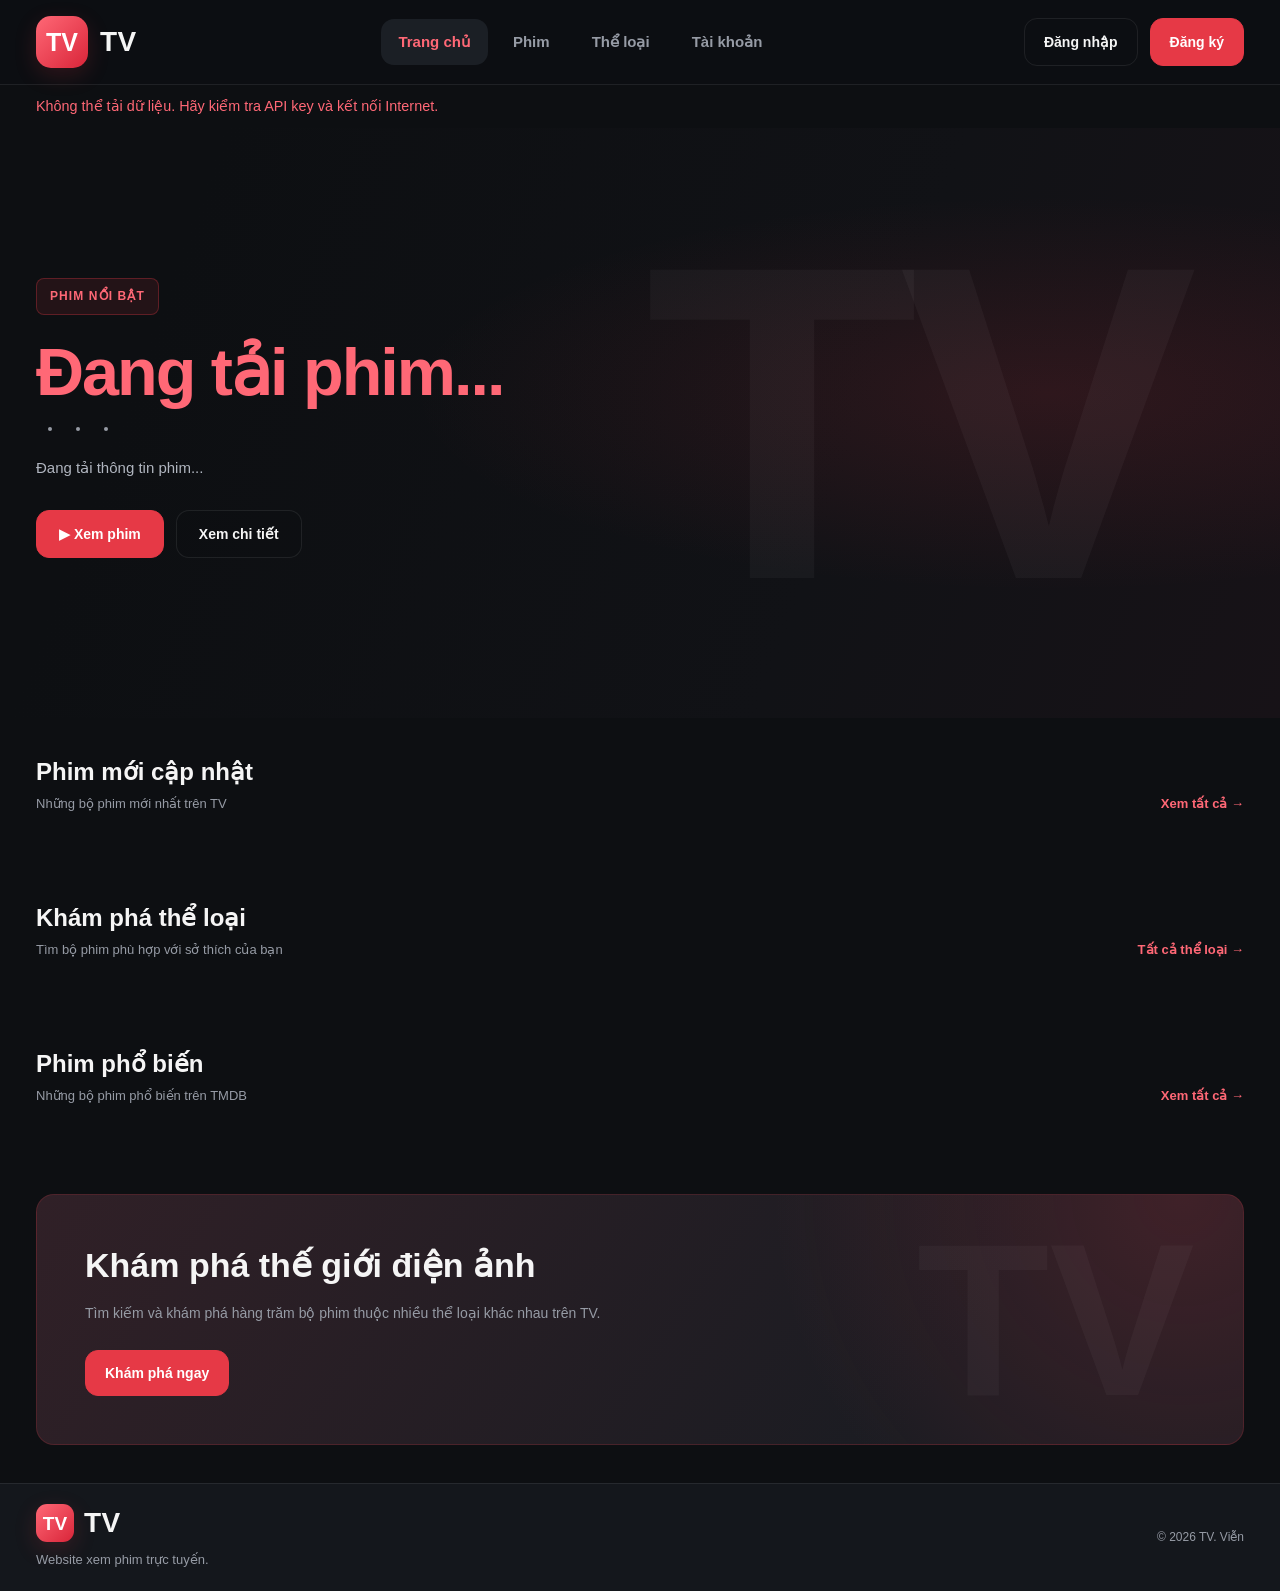
<file: index.html>
<!DOCTYPE html>
<html lang="vi">
<head>
    <meta charset="UTF-8">
    <meta name="viewport" content="width=device-width, initial-scale=1.0">
    <title>TV - Xem phim trực tuyến</title>

    <!-- Bootstrap -->
    <link
        href="https://cdn.jsdelivr.net/npm/bootstrap@5.3.8/dist/css/bootstrap.min.css"
        rel="stylesheet"
        integrity="sha384-sRIl4kxILFvY47J16cr9ZwB07vP4J8+LH7qKnuqkuIAvNWLzeN8tE5YBujZqJLB"
        crossorigin="anonymous"
    >

    <!-- CSS -->
    <link rel="stylesheet" href="css/common.css">
    <link rel="stylesheet" href="css/home.css">
    <link rel="stylesheet" href="css/home-api.css">
</head>
<body>

    <!-- HEADER -->
    <header class="tv-header">
        <div class="tv-container">
            <div class="tv-header-inner">

                <a href="index.html" class="tv-brand">
                    <div class="tv-logo">TV</div>
                    <span class="tv-brand-name">TV</span>
                </a>

                <nav class="tv-nav" aria-label="Điều hướng chính">
                    <a href="index.html" class="tv-nav-link active">Trang chủ</a>
                    <a href="movies.html" class="tv-nav-link">Phim</a>
                    <a href="categories.html" class="tv-nav-link">Thể loại</a>
                    <a href="profile.html" class="tv-nav-link">Tài khoản</a>
                </nav>

                <div class="tv-header-actions">
                    <a href="login.html" class="tv-btn tv-btn-outline">
                        Đăng nhập
                    </a>

                    <a href="register.html" class="tv-btn tv-btn-red">
                        Đăng ký
                    </a>

                    <div class="tv-account-menu">
                        <span class="tv-avatar">V</span>
                        <span>Viễn</span>
                    </div>
                </div>

            </div>
        </div>
    </header>

    <main>
        <!-- Trạng thái API -->
        <p
            id="tv-api-status"
            class="tv-api-status"
            role="status"
            aria-live="polite"
        >
            Đang kết nối TMDB...
        </p>

        <!-- PHIM NỔI BẬT -->
        <section class="tv-home-hero" id="tv-home-hero">
            <div class="tv-container">
                <div class="tv-home-hero-content">

                    <span class="tv-home-label">Phim nổi bật</span>

                    <h1 class="tv-home-title">
                        <span id="tv-featured-title">
                            Đang tải phim...
                        </span>
                    </h1>

                    <div class="tv-home-meta">
                        <span class="tv-home-meta-item" id="tv-featured-meta-1"></span>
                        <span class="tv-home-meta-divider"></span>
                        <span class="tv-home-meta-item" id="tv-featured-meta-2"></span>
                        <span class="tv-home-meta-divider"></span>
                        <span class="tv-home-meta-item" id="tv-featured-meta-3"></span>
                        <span class="tv-home-meta-divider"></span>
                        <span class="tv-home-meta-item" id="tv-featured-meta-4"></span>
                    </div>

                    <p class="tv-home-description" id="tv-featured-description">
                        Đang tải thông tin phim...
                    </p>

                    <div class="tv-home-actions">
                        <a href="watch.html" class="tv-btn tv-btn-red tv-home-watch-btn">
                            ▶ Xem phim
                        </a>

                        <a href="movie-detail.html" class="tv-btn tv-btn-outline tv-home-info-btn">
                            Xem chi tiết
                        </a>
                    </div>

                </div>
            </div>
        </section>

        <!-- PHIM MỚI CẬP NHẬT -->
        <section class="tv-section">
            <div class="tv-container">
                <div class="tv-section-header">
                    <div>
                        <h2 class="tv-section-title">Phim mới cập nhật</h2>
                        <p class="tv-section-description">
                            Những bộ phim mới nhất trên TV
                        </p>
                    </div>

                    <a href="movies.html" class="tv-section-link">
                        Xem tất cả &rarr;
                    </a>
                </div>

                <div
                    class="tv-home-movie-grid"
                    id="tv-new-movies"
                    aria-live="polite"
                ></div>
            </div>
        </section>

        <!-- THỂ LOẠI -->
        <section class="tv-section">
            <div class="tv-container">
                <div class="tv-section-header">
                    <div>
                        <h2 class="tv-section-title">Khám phá thể loại</h2>
                        <p class="tv-section-description">
                            Tìm bộ phim phù hợp với sở thích của bạn
                        </p>
                    </div>

                    <a href="categories.html" class="tv-section-link">
                        Tất cả thể loại &rarr;
                    </a>
                </div>

                <div
                    class="tv-home-category-grid"
                    id="tv-home-categories"
                ></div>
            </div>
        </section>

        <!-- PHIM PHỔ BIẾN -->
        <section class="tv-section">
            <div class="tv-container">
                <div class="tv-section-header">
                    <div>
                        <h2 class="tv-section-title">Phim phổ biến</h2>
                        <p class="tv-section-description">
                            Những bộ phim phổ biến trên TMDB
                        </p>
                    </div>

                    <a href="movies.html" class="tv-section-link">
                        Xem tất cả &rarr;
                    </a>
                </div>

                <div
                    class="tv-home-movie-grid"
                    id="tv-popular-movies"
                    aria-live="polite"
                ></div>
            </div>
        </section>

        <!-- GIỚI THIỆU -->
        <section class="tv-section">
            <div class="tv-container">
                <div class="tv-home-promo">
                    <div class="tv-home-promo-content">
                        <h2 class="tv-home-promo-title">
                            Khám phá thế giới điện ảnh
                        </h2>

                        <p class="tv-home-promo-text">
                            Tìm kiếm và khám phá hàng trăm bộ phim
                            thuộc nhiều thể loại khác nhau trên TV.
                        </p>

                        <a href="movies.html" class="tv-btn tv-btn-red">
                            Khám phá ngay
                        </a>
                    </div>
                </div>
            </div>
        </section>
    </main>

    <!-- FOOTER -->
    <footer class="tv-footer">
        <div class="tv-container">
            <div class="tv-footer-inner">
                <div>
                    <div class="tv-footer-brand">
                        <div class="tv-logo">TV</div>
                        <span class="tv-brand-name">TV</span>
                    </div>

                    <p class="tv-footer-text mt-2 mb-0">
                        Website xem phim trực tuyến.
                    </p>
                </div>

                <p class="tv-footer-copy mb-0">
                    &copy; 2026 TV. Viễn
                </p>
            </div>
        </div>
    </footer>

    <!-- JavaScript -->
    <script src="js/home.js" defer></script>
</body>
</html>
</file>
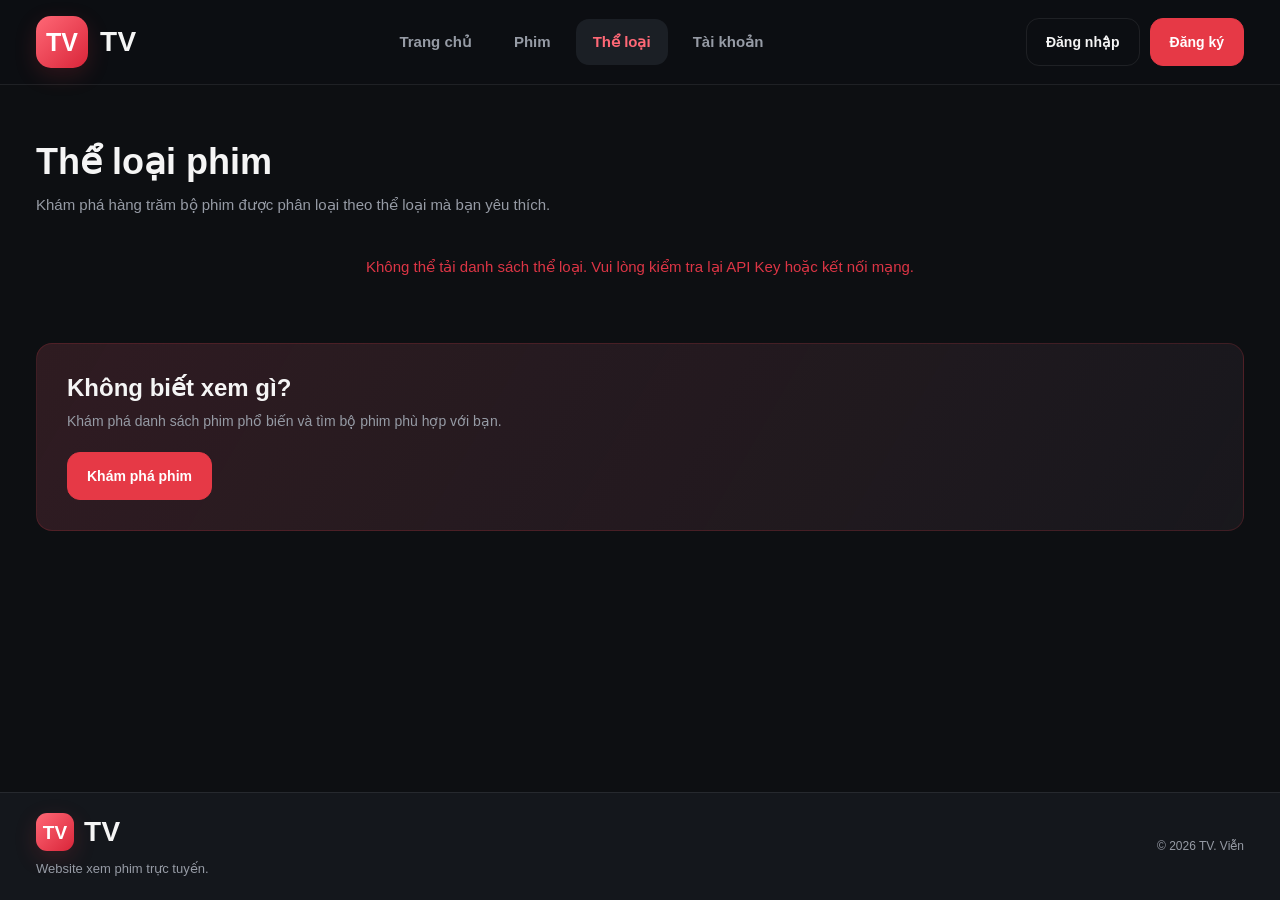
<file: categories.html>
<!DOCTYPE html>
<html lang="vi">

<head>
    <meta charset="UTF-8">
    <meta name="viewport" content="width=device-width, initial-scale=1.0">

    <title>TV - Thể loại phim</title>

    <!-- Bootstrap 5.3.8 -->
    <link 
        href="https://cdn.jsdelivr.net/npm/bootstrap@5.3.8/dist/css/bootstrap.min.css" 
        rel="stylesheet"
        integrity="sha384-sRIl4kxILFvY47J16cr9ZwB07vP4J8+LH7qKnuqkuIAvNWLzeN8tE5YBujZqJLB" 
        crossorigin="anonymous"
    >

    <!-- CSS Dùng chung & Riêng -->
    <link rel="stylesheet" href="css/common.css">
    <link rel="stylesheet" href="css/categories.css">
</head>

<body>

    <!-- HEADER -->
    <header class="tv-header">
        <div class="tv-container">
            <div class="tv-header-inner">
                <a href="index.html" class="tv-brand">
                    <div class="tv-logo">TV</div>
                    <span class="tv-brand-name">TV</span>
                </a>

                <nav class="tv-nav" aria-label="Điều hướng chính">
                    <a href="index.html" class="tv-nav-link">Trang chủ</a>
                    <a href="movies.html" class="tv-nav-link">Phim</a>
                    <a href="categories.html" class="tv-nav-link active" aria-current="page">Thể loại</a>
                    <a href="profile.html" class="tv-nav-link">Tài khoản</a>
                </nav>

                <div class="tv-header-actions">
                    <div class="tv-auth-buttons">
                        <a href="login.html" class="tv-btn tv-btn-outline">Đăng nhập</a>
                        <a href="register.html" class="tv-btn tv-btn-red">Đăng ký</a>
                    </div>

                    <div class="tv-account-menu">
                        <span class="tv-avatar" data-tv-user-initial>V</span>
                        <span class="tv-account-name" data-tv-user-name>Viễn</span>
                    </div>
                </div>
            </div>
        </div>
    </header>

    <!-- MAIN -->
    <main>
        <section class="tv-categories-page">
            <div class="tv-container">

                <!-- Header danh mục -->
                <div class="tv-categories-header">
                    <h1 class="tv-categories-title">Thể loại phim</h1>
                    <p class="tv-categories-description">
                        Khám phá hàng trăm bộ phim được phân loại theo thể loại mà bạn yêu thích.
                    </p>
                </div>

                <!-- Thông báo trạng thái / Lỗi (nếu có) -->
                <div id="categories-message" class="text-center my-3 text-light"></div>

                <!-- Grid thể loại (Dữ liệu TMDB sẽ được JavaScript render vào đây) -->
                <div class="tv-categories-grid" id="categories-grid">
                    <!-- Loading Spinner tạm thời trong lúc chờ API -->
                    <div class="w-100 text-center py-5">
                        <div class="spinner-border text-danger" role="status">
                            <span class="visually-hidden">Đang tải thể loại...</span>
                        </div>
                    </div>
                </div>

                <!-- Khối gợi ý phía dưới -->
                <div class="tv-categories-featured mt-5">
                    <h2 class="tv-categories-featured-title">Không biết xem gì?</h2>
                    <p class="tv-categories-featured-text">
                        Khám phá danh sách phim phổ biến và tìm bộ phim phù hợp với bạn.
                    </p>
                    <a href="movies.html" class="tv-btn tv-btn-red">Khám phá phim</a>
                </div>

            </div>
        </section>
    </main>

    <!-- FOOTER -->
    <footer class="tv-footer">
        <div class="tv-container">
            <div class="tv-footer-inner">
                <div>
                    <a href="index.html" class="tv-footer-brand">
                        <div class="tv-logo">TV</div>
                        <span class="tv-brand-name">TV</span>
                    </a>
                    <p class="tv-footer-text mt-2 mb-0">
                        Website xem phim trực tuyến.
                    </p>
                </div>
                <p class="tv-footer-copy mb-0">
                    © 2026 TV. Viễn
                </p>
            </div>
        </div>
    </footer>

    <!-- JAVASCRIPT -->
    <!-- Script dùng chung (Xử lý Đăng nhập / Đăng xuất / Header) -->
    <script src="js/auth.js"></script>
    
    <!-- Script riêng trang Thể loại (Gọi TMDB API & Render động) -->
    <script src="js/categories.js"></script>

</body>
</html>
</file>
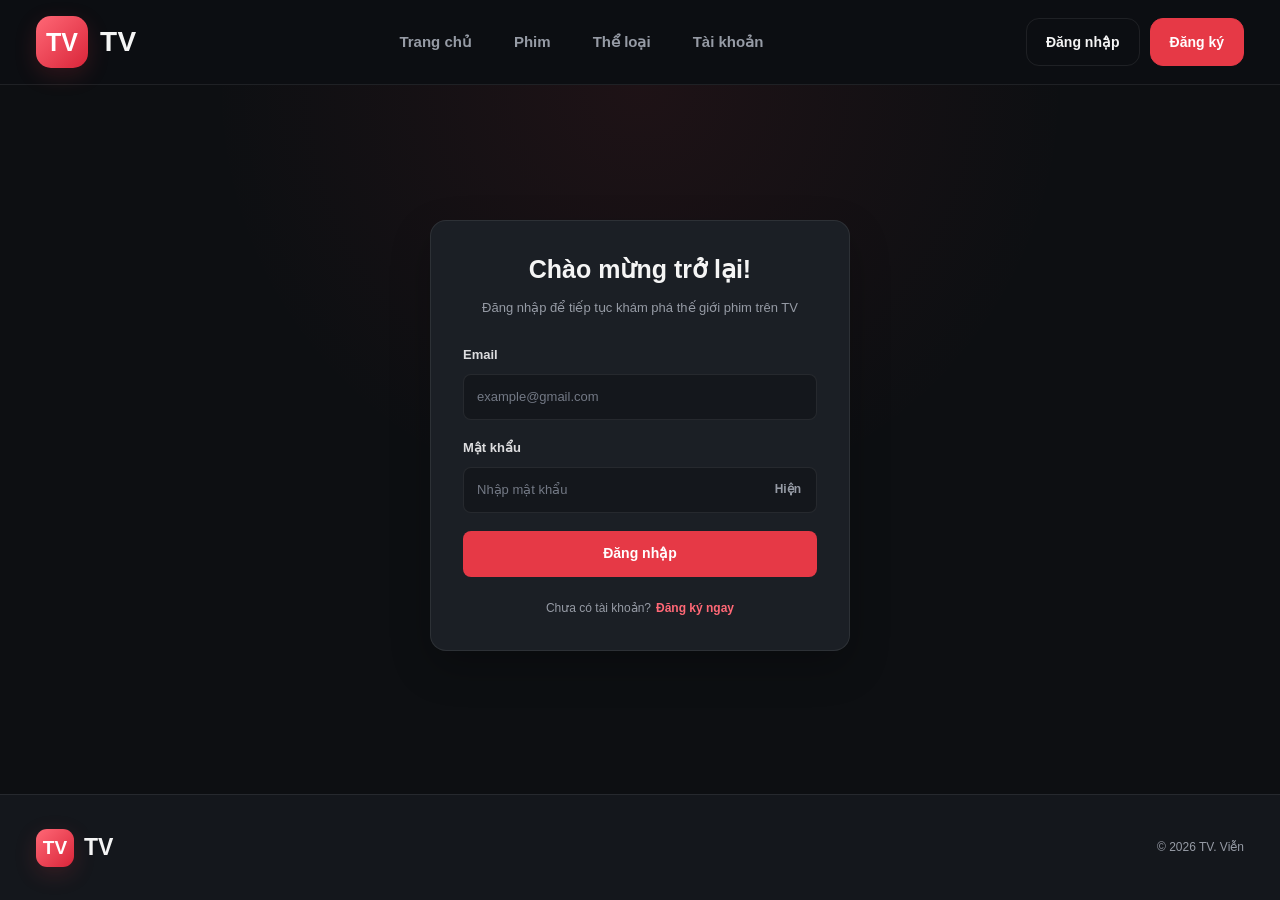
<file: login.html>
<!DOCTYPE html>
<html lang="vi">
<head>
    <meta charset="UTF-8">
    <meta name="viewport" content="width=device-width, initial-scale=1.0">

    <title>Đăng nhập | TV</title>
    <!-- Bootstrap 5.3.8 -->
    <link
        href="https://cdn.jsdelivr.net/npm/bootstrap@5.3.8/dist/css/bootstrap.min.css"
        rel="stylesheet"
        integrity="sha384-sRIl4kxILFvY47J16cr9ZwB07vP4J8+LH7qKnuqkuIAvNWLzeN8tE5YBujZqJLB"
        crossorigin="anonymous"
    >

    <!-- CSS dùng chung -->
    <link rel="stylesheet" href="css/common.css">

    <!-- CSS riêng trang đăng nhập -->
    <link rel="stylesheet" href="css/login.css">
</head>

<body>

    <!-- HEADER -->
    <header class="tv-header">
        <div class="tv-container">
            <div class="tv-header-inner">

                <!-- Logo -->
                <a href="index.html" class="tv-brand">
                    <span class="tv-logo">TV</span>
                    <span class="tv-brand-name">TV</span>
                </a>

                <!-- Menu điều hướng -->
                <nav class="tv-nav" aria-label="Điều hướng chính">
                    <a href="index.html" class="tv-nav-link">
                        Trang chủ
                    </a>

                    <a href="movies.html" class="tv-nav-link">
                        Phim
                    </a>

                    <a href="categories.html" class="tv-nav-link">
                        Thể loại
                    </a>

                    <a href="profile.html" class="tv-nav-link">
                        Tài khoản
                    </a>
                </nav>

                <!-- Khu vực tài khoản -->
                <div class="tv-header-actions">

                    <!-- Hiển thị khi chưa đăng nhập -->
                    <div class="tv-auth-buttons">
                        <a
                            href="login.html"
                            class="tv-btn tv-btn-outline"
                            aria-current="page"
                        >
                            Đăng nhập
                        </a>

                        <a
                            href="register.html"
                            class="tv-btn tv-btn-red"
                        >
                            Đăng ký
                        </a>
                    </div>

                    <!-- Hiển thị khi đã đăng nhập -->
                    <div class="tv-account-menu">
                        <span class="tv-avatar" data-tv-user-initial>V</span>

                        <span class="tv-account-name" data-tv-user-name>
                            Người dùng
                        </span>

                        <a href="profile.html" class="tv-btn tv-btn-outline">
                            Tài khoản
                        </a>

                        <a
                            href="index.html"
                            class="tv-btn tv-btn-outline"
                            data-tv-logout
                        >
                            Đăng xuất
                        </a>
                    </div>

                </div>
            </div>
        </div>
    </header>

    <!-- MAIN -->
    <main class="tv-login-page">
        <div class="tv-login-wrapper">

            <section class="tv-login-card">

                <!-- Tiêu đề -->
                <div class="tv-login-header">
                    <h1 class="tv-login-title">
                        Chào mừng trở lại!
                    </h1>

                    <p class="tv-login-subtitle">
                        Đăng nhập để tiếp tục khám phá thế giới phim trên TV
                    </p>
                </div>

                <!-- Form đăng nhập -->
                <form id="loginForm" novalidate>

                    <!-- Email -->
                    <div class="tv-login-field">
                        <label for="login-email" class="tv-login-label">
                            Email
                        </label>

                        <input
                            type="email"
                            id="login-email"
                            class="tv-login-input"
                            placeholder="example@gmail.com"
                            autocomplete="email"
                        >

                        <div
                            id="login-email-error"
                            class="tv-login-error"
                        ></div>
                    </div>

                    <!-- Mật khẩu -->
                    <div class="tv-login-field">
                        <label for="login-password" class="tv-login-label">
                            Mật khẩu
                        </label>

                        <div class="tv-login-password-wrapper">
                            <input
                                type="password"
                                id="login-password"
                                class="tv-login-input"
                                placeholder="Nhập mật khẩu"
                                autocomplete="current-password"
                            >

                            <button
                                type="button"
                                id="togglePassword"
                                class="tv-login-password-toggle"
                                aria-label="Hiện mật khẩu"
                            >
                                Hiện
                            </button>
                        </div>

                        <div
                            id="login-password-error"
                            class="tv-login-error"
                        ></div>
                    </div>

                    <!-- Thông báo đăng nhập -->
                    <div
                        id="login-success"
                        class="tv-login-success"
                        role="status"
                        aria-live="polite"
                    ></div>

                    <!-- Nút đăng nhập -->
                    <button type="submit" class="tv-login-submit">
                        Đăng nhập
                    </button>

                </form>

                <!-- Liên kết đăng ký -->
                <div class="tv-login-register">
                    <span>Chưa có tài khoản?</span>
                    <a href="register.html">Đăng ký ngay</a>
                </div>

            </section>
        </div>
    </main>

    <!-- FOOTER -->
    <footer class="tv-footer">
        <div class="tv-container">
            <div class="tv-footer-inner">

                <a href="index.html" class="tv-footer-brand">
                    <span class="tv-logo">TV</span>
                    <span>TV</span>
                </a>

                <span class="tv-footer-copy">
                    © 2026 TV. Viễn
                </span>

            </div>
        </div>
    </footer>

    <!-- JavaScript xác thực dùng chung -->
    <script src="js/auth.js"></script>

</body>
</html>
</file>
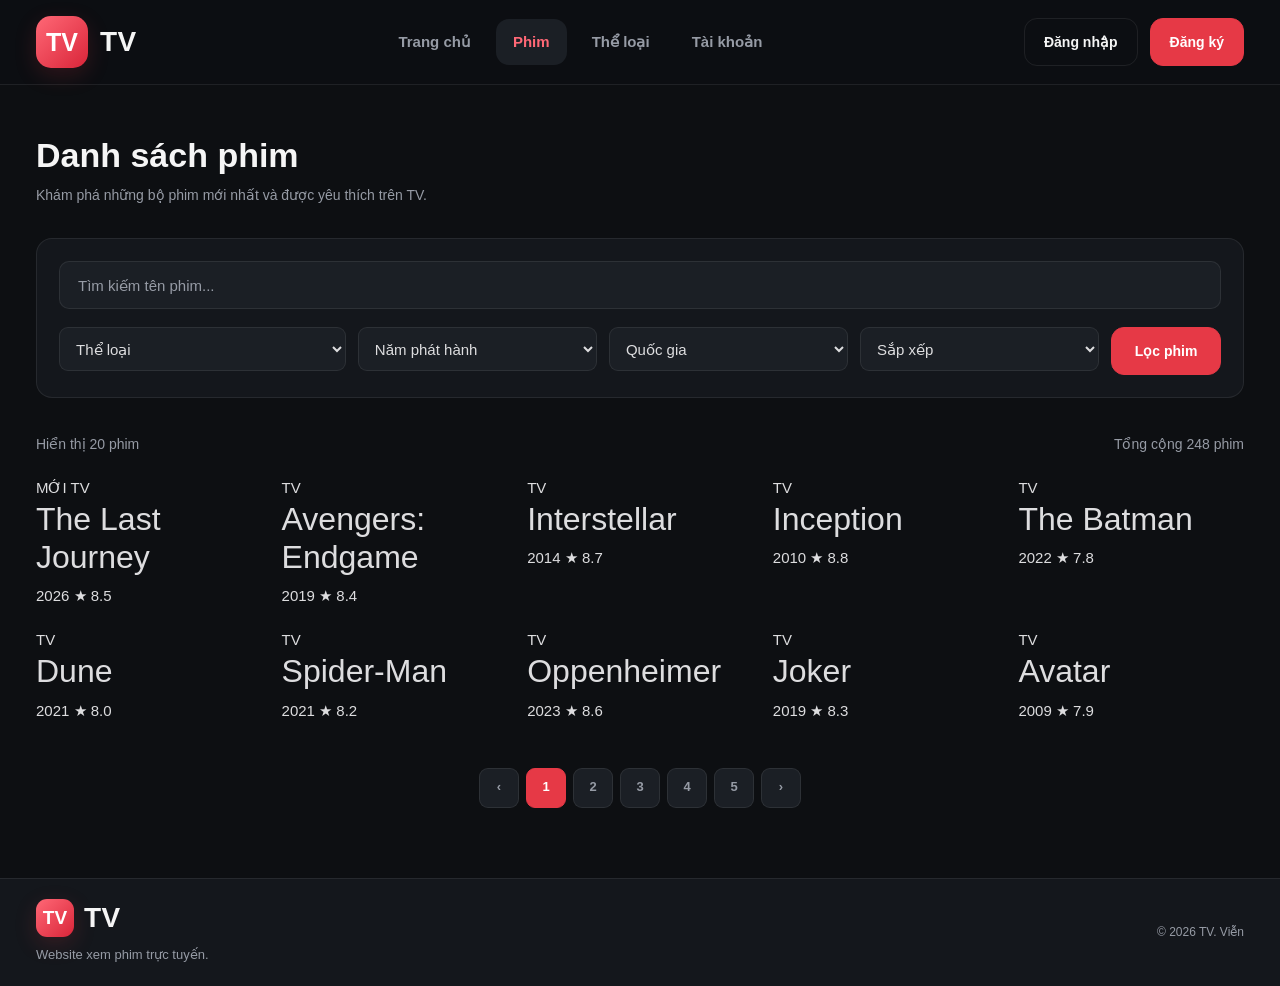
<file: movies.html>
<!DOCTYPE html>
<html lang="vi">

<head>
    <meta charset="UTF-8">
    <meta name="viewport" content="width=device-width, initial-scale=1.0">

    <title>TV - Danh sách phim</title>

    <link
        href="https://cdn.jsdelivr.net/npm/bootstrap@5.3.8/dist/css/bootstrap.min.css"
        rel="stylesheet"
        integrity="sha384-sRIl4kxILFvY47J16cr9ZwB07vP4J8+LH7qKnuqkuIAvNWLzeN8tE5YBujZqJLB"
        crossorigin="anonymous"
    >

    <link rel="stylesheet" href="css/common.css">
    <link rel="stylesheet" href="css/movies.css">
</head>

<body>

<header class="tv-header">

    <div class="tv-container">

        <div class="tv-header-inner">

            <a href="index.html" class="tv-brand">
                <div class="tv-logo">TV</div>
                <span class="tv-brand-name">TV</span>
            </a>

            <nav class="tv-nav">

                <a href="index.html" class="tv-nav-link">
                    Trang chủ
                </a>

                <a href="movies.html" class="tv-nav-link active">
                    Phim
                </a>

                <a href="categories.html" class="tv-nav-link">
                    Thể loại
                </a>

                <a href="profile.html" class="tv-nav-link">
                    Tài khoản
                </a>

            </nav>

            <div class="tv-header-actions">

                <a href="login.html"
                   class="tv-btn tv-btn-outline">
                    Đăng nhập
                </a>

                <a href="register.html"
                   class="tv-btn tv-btn-red">
                    Đăng ký
                </a>

                <div class="tv-account-menu">
                    <span class="tv-avatar">V</span>
                    <span>Viễn</span>
                </div>

            </div>

        </div>

    </div>

</header>


<main>

    <section class="tv-movies-page">

        <div class="tv-container">

            <div class="tv-movies-header">

                <h1 class="tv-movies-title">
                    Danh sách phim
                </h1>

                <p class="tv-movies-description">
                    Khám phá những bộ phim mới nhất và được yêu thích
                    trên TV.
                </p>

            </div>


            <!-- FILTER -->

            <div class="tv-movies-filter">

                <div class="tv-movies-search">

                    <input
                        type="text"
                        placeholder="Tìm kiếm tên phim..."
                    >

                </div>


                <div class="tv-movies-filter-grid">

                    <select class="tv-movies-select">
                        <option selected>Thể loại</option>
                        <option>Hành động</option>
                        <option>Phiêu lưu</option>
                        <option>Hài</option>
                        <option>Kinh dị</option>
                        <option>Tình cảm</option>
                        <option>Khoa học viễn tưởng</option>
                    </select>


                    <select class="tv-movies-select">
                        <option selected>Năm phát hành</option>
                        <option>2026</option>
                        <option>2025</option>
                        <option>2024</option>
                        <option>2023</option>
                        <option>2022</option>
                    </select>


                    <select class="tv-movies-select">
                        <option selected>Quốc gia</option>
                        <option>Mỹ</option>
                        <option>Hàn Quốc</option>
                        <option>Nhật Bản</option>
                        <option>Việt Nam</option>
                        <option>Anh</option>
                    </select>


                    <select class="tv-movies-select">
                        <option selected>Sắp xếp</option>
                        <option>Mới nhất</option>
                        <option>Đánh giá cao</option>
                        <option>Xem nhiều nhất</option>
                    </select>


                    <button
                        type="button"
                        class="tv-btn tv-btn-red tv-movies-filter-btn">
                        Lọc phim
                    </button>

                </div>

            </div>


            <!-- RESULT -->

            <div class="tv-movies-result">

                <p class="tv-movies-result-text">
                    Hiển thị 20 phim
                </p>

                <p class="tv-movies-result-text">
                    Tổng cộng 248 phim
                </p>

            </div>


            <!-- MOVIES -->

            <div class="tv-movies-grid">


                <article class="tv-movie-card">

                    <div class="tv-movie-poster">
                        <span class="tv-movie-badge">MỚI</span>
                        <span class="tv-movie-poster-label">TV</span>
                    </div>

                    <div class="tv-movie-info">
                        <h2 class="tv-movie-title">
                            The Last Journey
                        </h2>

                        <div class="tv-movie-meta">
                            <span>2026</span>
                            <span class="tv-rating">★ 8.5</span>
                        </div>
                    </div>

                </article>


                <article class="tv-movie-card">

                    <div class="tv-movie-poster">
                        <span class="tv-movie-poster-label">TV</span>
                    </div>

                    <div class="tv-movie-info">
                        <h2 class="tv-movie-title">
                            Avengers: Endgame
                        </h2>

                        <div class="tv-movie-meta">
                            <span>2019</span>
                            <span class="tv-rating">★ 8.4</span>
                        </div>
                    </div>

                </article>


                <article class="tv-movie-card">

                    <div class="tv-movie-poster">
                        <span class="tv-movie-poster-label">TV</span>
                    </div>

                    <div class="tv-movie-info">
                        <h2 class="tv-movie-title">
                            Interstellar
                        </h2>

                        <div class="tv-movie-meta">
                            <span>2014</span>
                            <span class="tv-rating">★ 8.7</span>
                        </div>
                    </div>

                </article>


                <article class="tv-movie-card">

                    <div class="tv-movie-poster">
                        <span class="tv-movie-poster-label">TV</span>
                    </div>

                    <div class="tv-movie-info">
                        <h2 class="tv-movie-title">
                            Inception
                        </h2>

                        <div class="tv-movie-meta">
                            <span>2010</span>
                            <span class="tv-rating">★ 8.8</span>
                        </div>
                    </div>

                </article>


                <article class="tv-movie-card">

                    <div class="tv-movie-poster">
                        <span class="tv-movie-poster-label">TV</span>
                    </div>

                    <div class="tv-movie-info">
                        <h2 class="tv-movie-title">
                            The Batman
                        </h2>

                        <div class="tv-movie-meta">
                            <span>2022</span>
                            <span class="tv-rating">★ 7.8</span>
                        </div>
                    </div>

                </article>


                <article class="tv-movie-card">

                    <div class="tv-movie-poster">
                        <span class="tv-movie-poster-label">TV</span>
                    </div>

                    <div class="tv-movie-info">
                        <h2 class="tv-movie-title">
                            Dune
                        </h2>

                        <div class="tv-movie-meta">
                            <span>2021</span>
                            <span class="tv-rating">★ 8.0</span>
                        </div>
                    </div>

                </article>


                <article class="tv-movie-card">

                    <div class="tv-movie-poster">
                        <span class="tv-movie-poster-label">TV</span>
                    </div>

                    <div class="tv-movie-info">
                        <h2 class="tv-movie-title">
                            Spider-Man
                        </h2>

                        <div class="tv-movie-meta">
                            <span>2021</span>
                            <span class="tv-rating">★ 8.2</span>
                        </div>
                    </div>

                </article>


                <article class="tv-movie-card">

                    <div class="tv-movie-poster">
                        <span class="tv-movie-poster-label">TV</span>
                    </div>

                    <div class="tv-movie-info">
                        <h2 class="tv-movie-title">
                            Oppenheimer
                        </h2>

                        <div class="tv-movie-meta">
                            <span>2023</span>
                            <span class="tv-rating">★ 8.6</span>
                        </div>
                    </div>

                </article>


                <article class="tv-movie-card">

                    <div class="tv-movie-poster">
                        <span class="tv-movie-poster-label">TV</span>
                    </div>

                    <div class="tv-movie-info">
                        <h2 class="tv-movie-title">
                            Joker
                        </h2>

                        <div class="tv-movie-meta">
                            <span>2019</span>
                            <span class="tv-rating">★ 8.3</span>
                        </div>
                    </div>

                </article>


                <article class="tv-movie-card">

                    <div class="tv-movie-poster">
                        <span class="tv-movie-poster-label">TV</span>
                    </div>

                    <div class="tv-movie-info">
                        <h2 class="tv-movie-title">
                            Avatar
                        </h2>

                        <div class="tv-movie-meta">
                            <span>2009</span>
                            <span class="tv-rating">★ 7.9</span>
                        </div>
                    </div>

                </article>

            </div>


            <!-- PAGINATION -->

            <nav class="tv-movies-pagination">

                <ul class="tv-movies-pagination-list">

                    <li>
                        <a href="#"
                           class="tv-movies-pagination-link">
                            ‹
                        </a>
                    </li>

                    <li>
                        <a href="#"
                           class="tv-movies-pagination-link active">
                            1
                        </a>
                    </li>

                    <li>
                        <a href="#"
                           class="tv-movies-pagination-link">
                            2
                        </a>
                    </li>

                    <li>
                        <a href="#"
                           class="tv-movies-pagination-link">
                            3
                        </a>
                    </li>

                    <li>
                        <a href="#"
                           class="tv-movies-pagination-link">
                            4
                        </a>
                    </li>

                    <li>
                        <a href="#"
                           class="tv-movies-pagination-link">
                            5
                        </a>
                    </li>

                    <li>
                        <a href="#"
                           class="tv-movies-pagination-link">
                            ›
                        </a>
                    </li>

                </ul>

            </nav>

        </div>

    </section>

</main>


<footer class="tv-footer">

    <div class="tv-container">

        <div class="tv-footer-inner">

            <div>

                <div class="tv-footer-brand">

                    <div class="tv-logo">
                        TV
                    </div>

                    <span class="tv-brand-name">
                        TV
                    </span>

                </div>

                <p class="tv-footer-text mt-2 mb-0">
                    Website xem phim trực tuyến.
                </p>

            </div>

            <p class="tv-footer-copy mb-0">
                © 2026 TV. Viễn
            </p>

        </div>

    </div>
<script src="js/auth.js"></script>
</footer>

</body>
</html>
</file>
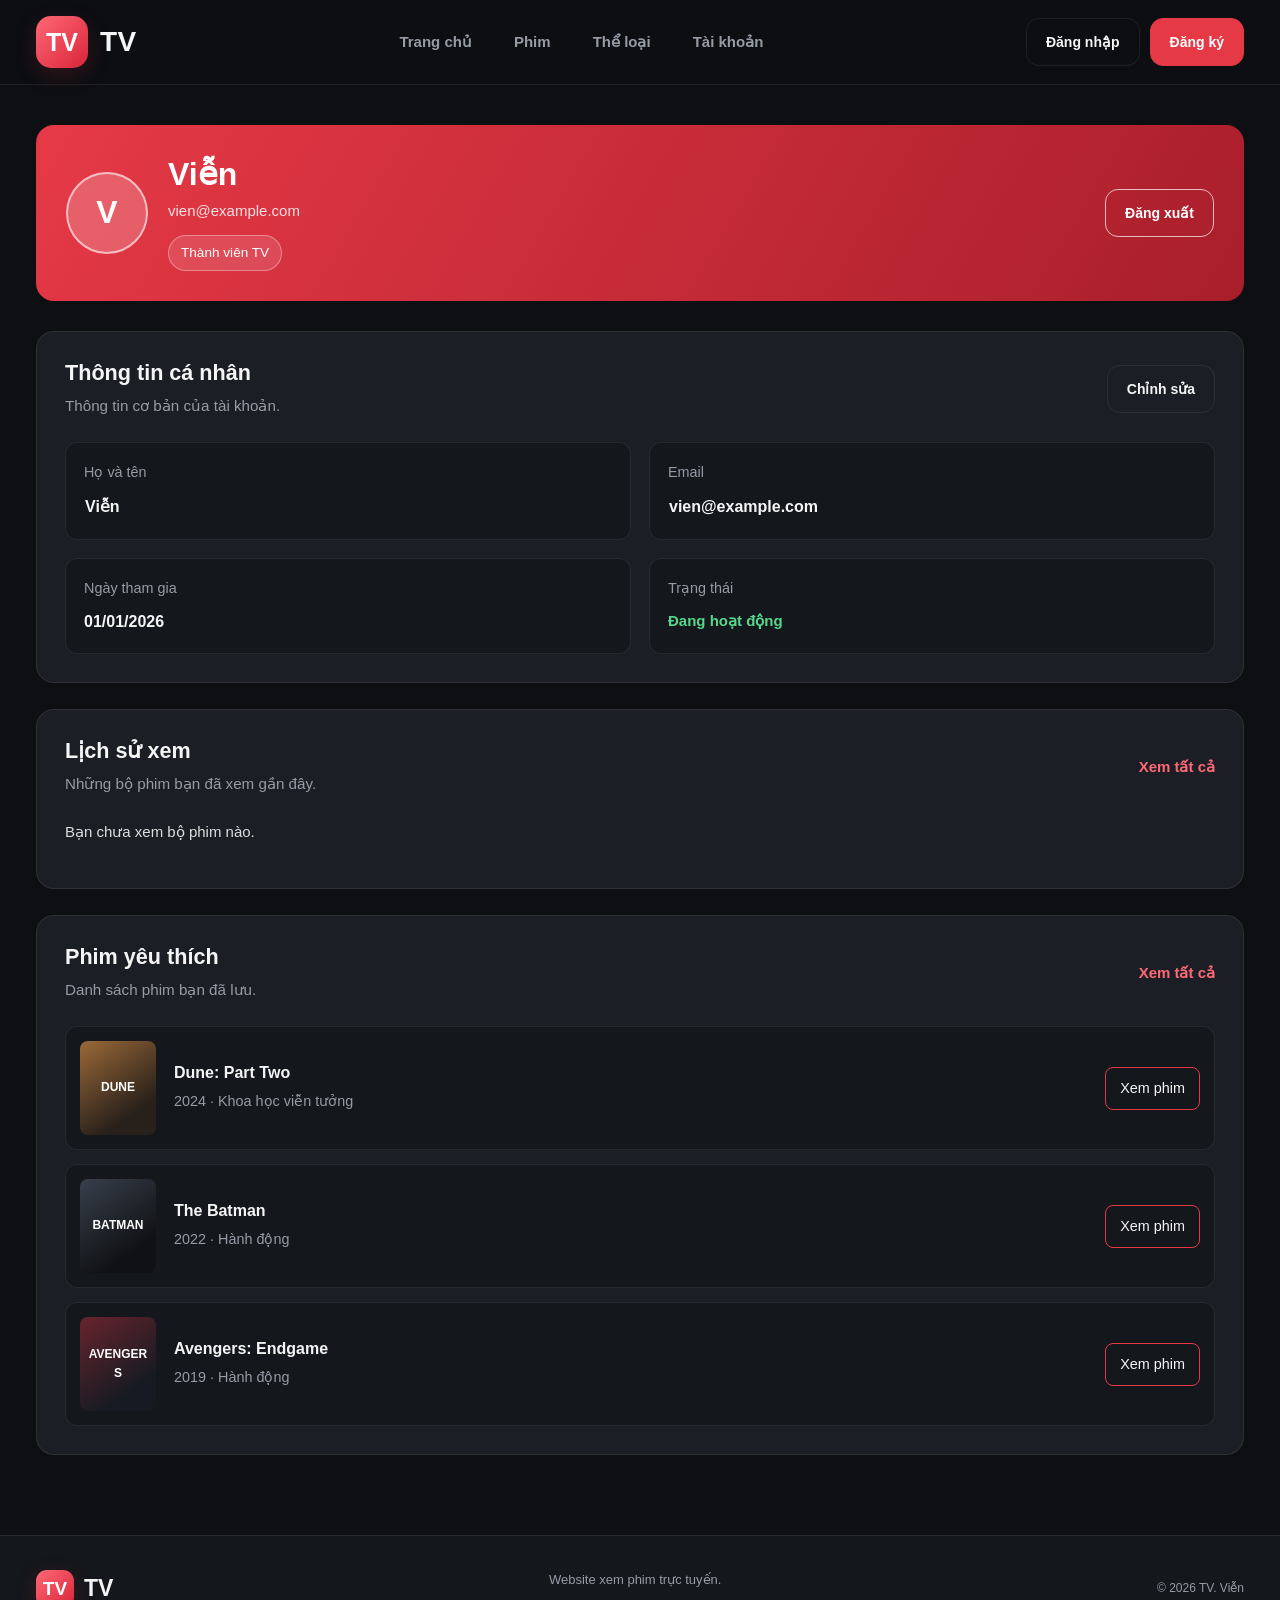
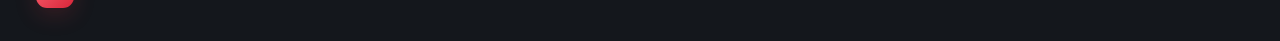
<file: profile.html>
<!DOCTYPE html>
<html lang="vi">
<head>
    <meta charset="UTF-8">
    <meta name="viewport" content="width=device-width, initial-scale=1.0">

    <title>Tài khoản | TV</title>

    <!-- Bootstrap 5.3.8 -->
    <link
        href="https://cdn.jsdelivr.net/npm/bootstrap@5.3.8/dist/css/bootstrap.min.css"
        rel="stylesheet"
    >

    <!-- CSS dùng chung -->
    <link rel="stylesheet" href="css/common.css">

    <!-- CSS riêng trang profile -->
    <link rel="stylesheet" href="css/profile.css">
</head>

<body>
    <!-- HEADER -->
    <header class="tv-header">
        <div class="tv-container">
            <div class="tv-header-inner">
                <a href="index.html" class="tv-brand">
                    <span class="tv-logo">TV</span>
                    <span class="tv-brand-name">TV</span>
                </a>

                <nav class="tv-nav" aria-label="Điều hướng chính">
                    <a href="index.html" class="tv-nav-link">Trang chủ</a>
                    <a href="movies.html" class="tv-nav-link">Phim</a>
                    <a href="categories.html" class="tv-nav-link">Thể loại</a>
                    <a href="profile.html"
                       class="tv-nav-link"
                       aria-current="page">
                        Tài khoản
                    </a>
                </nav>

                <div class="tv-header-actions">
                    <div class="tv-auth-buttons">
                        <a href="login.html" class="tv-btn tv-btn-outline">
                            Đăng nhập
                        </a>
                        <a href="register.html" class="tv-btn tv-btn-red">
                            Đăng ký
                        </a>
                    </div>

                    <div class="tv-account-menu">
                        <span class="tv-avatar" data-tv-user-initial>V</span>
                        <span class="tv-account-name" data-tv-user-name>
                            Người dùng
                        </span>
                        <a href="profile.html" class="tv-btn tv-btn-outline">
                            Tài khoản
                        </a>
                        <a href="index.html"
                           class="tv-btn tv-btn-outline"
                           data-tv-logout>
                            Đăng xuất
                        </a>
                    </div>
                </div>
            </div>
        </div>
    </header>

    <!-- MAIN -->
    <main class="tv-profile-page">
        <div class="tv-container">

            <!-- Thông tin tổng quan -->
            <section class="tv-profile-header">
                <div class="tv-profile-user">
                    <div class="tv-profile-avatar" data-tv-user-initial>V</div>

                    <div class="tv-profile-user-info">
                        <h1 class="tv-profile-name" data-tv-user-name>
                            Viễn
                        </h1>

                        <p class="tv-profile-email" data-tv-user-email>
                            vien@example.com
                        </p>

                        <span class="tv-profile-member">
                            Thành viên TV
                        </span>
                    </div>
                </div>

                <a href="index.html"
                   class="tv-btn tv-btn-outline tv-profile-logout"
                   data-tv-logout>
                    Đăng xuất
                </a>
            </section>

            <!-- Nội dung tài khoản -->
            <section class="tv-profile-content">

                <!-- Thông tin cá nhân -->
                <section class="tv-profile-section">
                    <div class="tv-profile-section-header">
                        <div class="tv-profile-heading">
                            <h2 class="tv-profile-section-title">
                                Thông tin cá nhân
                            </h2>
                            <p class="tv-profile-section-description">
                                Thông tin cơ bản của tài khoản.
                            </p>
                        </div>

                        <button
                            type="button"
                            class="tv-btn tv-btn-outline tv-profile-edit"
                            id="profile-edit-btn">
                            Chỉnh sửa
                        </button>
                    </div>

                    <form id="profile-form">
                        <div class="tv-profile-info-grid">
                            <div class="tv-profile-info-item">
                                <label for="profile-name"
                                       class="tv-profile-info-label">
                                    Họ và tên
                                </label>
                                <input
                                    id="profile-name"
                                    class="tv-profile-info-value tv-profile-input"
                                    type="text"
                                    value="Viễn"
                                    data-profile-field="name"
                                    disabled
                                >
                            </div>

                            <div class="tv-profile-info-item">
                                <label for="profile-email"
                                       class="tv-profile-info-label">
                                    Email
                                </label>
                                <input
                                    id="profile-email"
                                    class="tv-profile-info-value tv-profile-input"
                                    type="email"
                                    value="vien@example.com"
                                    data-profile-field="email"
                                    disabled
                                >
                            </div>

                            <div class="tv-profile-info-item">
                                <span class="tv-profile-info-label">
                                    Ngày tham gia
                                </span>
                                <span class="tv-profile-info-value">
                                    01/01/2026
                                </span>
                            </div>

                            <div class="tv-profile-info-item">
                                <span class="tv-profile-info-label">
                                    Trạng thái
                                </span>
                                <span class="tv-profile-status">
                                    Đang hoạt động
                                </span>
                            </div>
                        </div>

                        <div class="tv-profile-form-actions" id="profile-form-actions" hidden>
                            <button type="submit" class="tv-btn tv-btn-red">
                                Lưu thay đổi
                            </button>
                            <button type="button"
                                    class="tv-btn tv-btn-outline"
                                    id="profile-cancel-btn">
                                Hủy
                            </button>
                        </div>

                        <p id="profile-message"
                           class="tv-profile-message"
                           aria-live="polite"></p>
                    </form>
                </section>

                <!-- Lịch sử xem -->
                <section class="tv-profile-section">
                    <div class="tv-profile-section-header">
                        <div class="tv-profile-heading">
                            <h2 class="tv-profile-section-title">
                                Lịch sử xem
                            </h2>
                            <p class="tv-profile-section-description">
                                Những bộ phim bạn đã xem gần đây.
                            </p>
                        </div>

                        <a href="movies.html" class="tv-profile-view-all">
                            Xem tất cả
                        </a>
                    </div>

                    <div class="tv-profile-movie-grid" id="tv-watch-history">
                        
                    </div>
                </section>

                <!-- Phim yêu thích -->
                <section class="tv-profile-section">
                    <div class="tv-profile-section-header">
                        <div class="tv-profile-heading">
                            <h2 class="tv-profile-section-title">
                                Phim yêu thích
                            </h2>
                            <p class="tv-profile-section-description">
                                Danh sách phim bạn đã lưu.
                            </p>
                        </div>

                        <a href="movies.html" class="tv-profile-view-all">
                            Xem tất cả
                        </a>
                    </div>

                    <div class="tv-profile-favorites">
                        <article class="tv-profile-favorite-item">
                            <div class="tv-profile-favorite-poster tv-poster-dune">
                                DUNE
                            </div>
                            <div class="tv-profile-favorite-info">
                                <h3>Dune: Part Two</h3>
                                <p>2024 · Khoa học viễn tưởng</p>
                            </div>
                            <a href="movie-detail.html"
                               class="tv-profile-favorite-button">
                                Xem phim
                            </a>
                        </article>

                        <article class="tv-profile-favorite-item">
                            <div class="tv-profile-favorite-poster tv-poster-batman">
                                BATMAN
                            </div>
                            <div class="tv-profile-favorite-info">
                                <h3>The Batman</h3>
                                <p>2022 · Hành động</p>
                            </div>
                            <a href="movie-detail.html"
                               class="tv-profile-favorite-button">
                                Xem phim
                            </a>
                        </article>

                        <article class="tv-profile-favorite-item">
                            <div class="tv-profile-favorite-poster tv-poster-avengers">
                                AVENGERS
                            </div>
                            <div class="tv-profile-favorite-info">
                                <h3>Avengers: Endgame</h3>
                                <p>2019 · Hành động</p>
                            </div>
                            <a href="movie-detail.html"
                               class="tv-profile-favorite-button">
                                Xem phim
                            </a>
                        </article>
                    </div>
                </section>
            </section>
        </div>
    </main>

    <!-- FOOTER -->
    <footer class="tv-footer">
        <div class="tv-container">
            <div class="tv-footer-inner">
                <a href="index.html" class="tv-footer-brand">
                    <span class="tv-logo">TV</span>
                    <span>TV</span>
                </a>

                <p class="tv-footer-text">
                    Website xem phim trực tuyến.
                </p>

                <span class="tv-footer-copy">
                    © 2026 TV. Viễn
                </span>
            </div>
        </div>
    </footer>

    <!-- JavaScript dùng chung -->
    <script src="js/auth.js"></script>

    <!-- JavaScript riêng trang profile -->
    <script src="js/profile.js"></script>

<div class="tv-profile-movie-grid">
    <!-- Danh sách phim được tạo tự động bởi profile.js -->
</div>

<script src="js/auth.js"></script>
<script src="js/profile.js"></script>
</body>
</html>
</file>
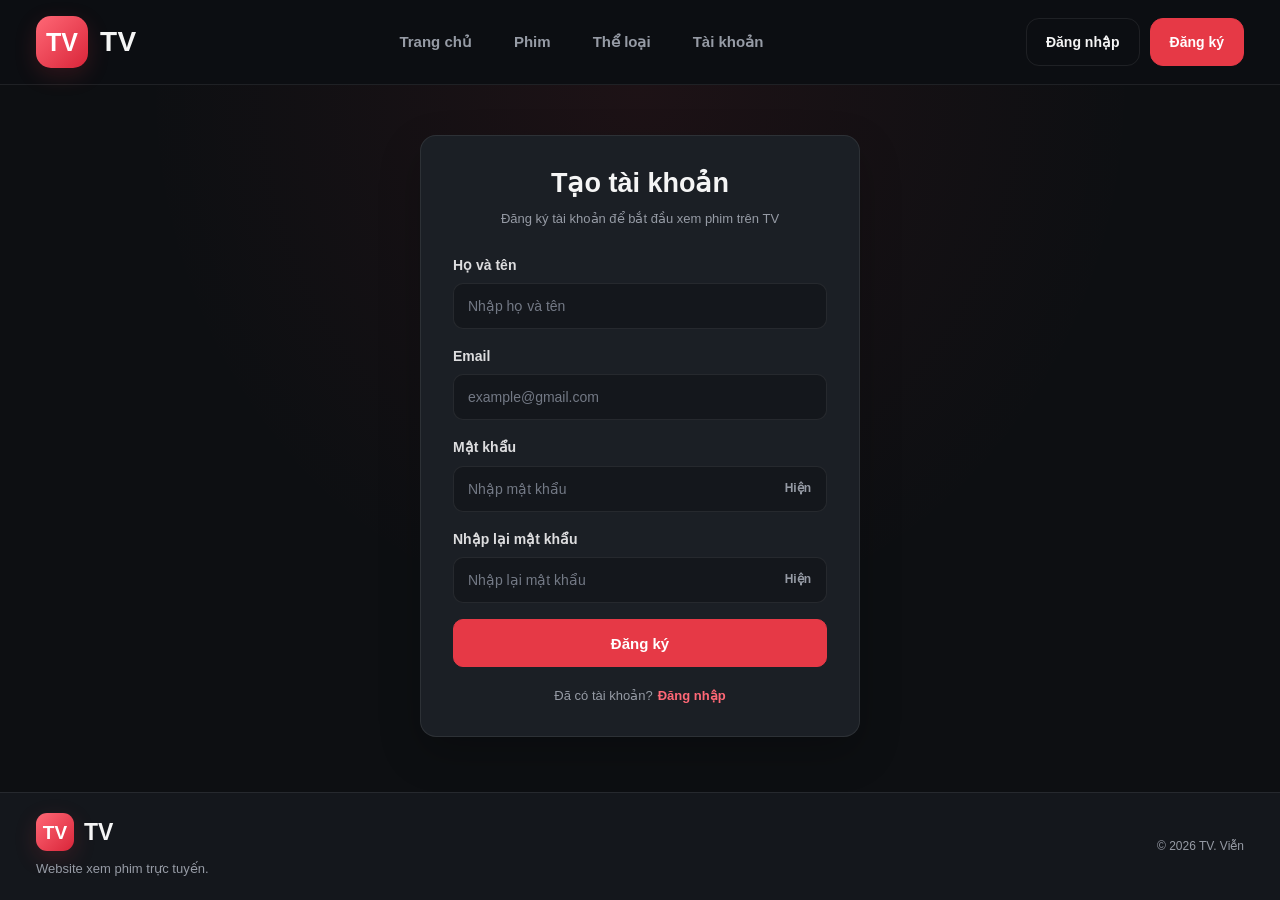
<file: register.html>
<!DOCTYPE html>
<html lang="vi">

<head>
    <meta charset="UTF-8">
    <meta name="viewport" content="width=device-width, initial-scale=1.0">

    <title>Đăng ký tài khoản | TV</title>

    <link
        href="https://cdn.jsdelivr.net/npm/bootstrap@5.3.8/dist/css/bootstrap.min.css"
        rel="stylesheet"
        integrity="sha384-sRIl4kxILFvY47J16cr9ZwB07vP4J8+LH7qKnuqkuIAvNWLzeN8tE5YBujZqJLB"
        crossorigin="anonymous"
    >

    <!-- CSS chung giữ nguyên -->
    <link rel="stylesheet" href="css/common.css">

    <!-- Chỉ áp dụng cho trang đăng ký -->
    <link rel="stylesheet" href="css/register.css">
</head>

<body class="tv-register-body">

    <!-- HEADER GIỐNG INDEX.HTML -->
    <header class="tv-header">
        <div class="tv-container">
            <div class="tv-header-inner">

                <a href="index.html" class="tv-brand">
                    <span class="tv-logo">TV</span>
                    <span class="tv-brand-name">TV</span>
                </a>

                <nav class="tv-nav" aria-label="Điều hướng chính">
                    <a href="index.html" class="tv-nav-link">
                        Trang chủ
                    </a>

                    <a href="movies.html" class="tv-nav-link">
                        Phim
                    </a>

                    <a href="categories.html" class="tv-nav-link">
                        Thể loại
                    </a>

                    <a href="profile.html" class="tv-nav-link">
                        Tài khoản
                    </a>
                </nav>

                <div class="tv-header-actions">

                    <div class="tv-auth-buttons">
                        <a href="login.html" class="tv-btn tv-btn-outline">
                            Đăng nhập
                        </a>

                        <a
                            href="register.html"
                            class="tv-btn tv-btn-red"
                            aria-current="page"
                        >
                            Đăng ký
                        </a>
                    </div>

                    <div class="tv-account-menu">
                        <span class="tv-avatar" data-tv-user-initial>V</span>

                        <span
                            class="tv-account-name"
                            data-tv-user-name
                        >Người dùng</span>

                        <a href="profile.html" class="tv-btn tv-btn-outline">
                            Tài khoản
                        </a>

                        <a
                            href="index.html"
                            class="tv-btn tv-btn-outline"
                            data-tv-logout
                        >
                            Đăng xuất
                        </a>
                    </div>

                </div>
            </div>
        </div>
    </header>

    <!-- NỘI DUNG ĐĂNG KÝ -->
    <main class="tv-register-page">
        <div class="tv-register-wrapper">

            <section class="tv-register-card">

                <div class="tv-register-header">
                    <h1 class="tv-register-title">Tạo tài khoản</h1>

                    <p class="tv-register-subtitle">
                        Đăng ký tài khoản để bắt đầu xem phim trên TV
                    </p>
                </div>

                <form id="registerForm" novalidate>

                    <div class="tv-register-field">
                        <label for="register-name" class="tv-register-label">
                            Họ và tên
                        </label>

                        <input
                            type="text"
                            id="register-name"
                            name="name"
                            class="tv-register-input"
                            placeholder="Nhập họ và tên"
                            autocomplete="name"
                        >

                        <div
                            id="register-name-error"
                            class="tv-register-error"
                        ></div>
                    </div>

                    <div class="tv-register-field">
                        <label for="register-email" class="tv-register-label">
                            Email
                        </label>

                        <input
                            type="email"
                            id="register-email"
                            name="email"
                            class="tv-register-input"
                            placeholder="example@gmail.com"
                            autocomplete="email"
                        >

                        <div
                            id="register-email-error"
                            class="tv-register-error"
                        ></div>
                    </div>

                    <div class="tv-register-field">
                        <label
                            for="register-password"
                            class="tv-register-label"
                        >
                            Mật khẩu
                        </label>

                        <div class="tv-register-password-wrapper">
                            <input
                                type="password"
                                id="register-password"
                                name="password"
                                class="tv-register-input"
                                placeholder="Nhập mật khẩu"
                                autocomplete="new-password"
                            >

                            <button
                                type="button"
                                id="registerPasswordToggle"
                                class="tv-register-password-toggle"
                                aria-label="Hiện hoặc ẩn mật khẩu"
                            >
                                Hiện
                            </button>
                        </div>

                        <div
                            id="register-password-error"
                            class="tv-register-error"
                        ></div>
                    </div>

                    <div class="tv-register-field">
                        <label
                            for="register-confirm-password"
                            class="tv-register-label"
                        >
                            Nhập lại mật khẩu
                        </label>

                        <div class="tv-register-password-wrapper">
                            <input
                                type="password"
                                id="register-confirm-password"
                                name="confirmPassword"
                                class="tv-register-input"
                                placeholder="Nhập lại mật khẩu"
                                autocomplete="new-password"
                            >

                            <button
                                type="button"
                                id="registerConfirmPasswordToggle"
                                class="tv-register-password-toggle"
                                aria-label="Hiện hoặc ẩn mật khẩu xác nhận"
                            >
                                Hiện
                            </button>
                        </div>

                        <div
                            id="register-confirm-password-error"
                            class="tv-register-error"
                        ></div>
                    </div>

                    <div
                        id="register-success"
                        class="tv-register-success"
                        role="status"
                        aria-live="polite"
                    ></div>

                    <button type="submit" class="tv-register-submit">
                        Đăng ký
                    </button>

                </form>

                <div class="tv-register-login">
                    <span>Đã có tài khoản?</span>
                    <a href="login.html">Đăng nhập</a>
                </div>

            </section>
        </div>
    </main>

    <!-- FOOTER GIỐNG CẤU TRÚC CHUNG -->
    <footer class="tv-footer">
        <div class="tv-container">
            <div class="tv-footer-inner">

                <div>
                    <a href="index.html" class="tv-footer-brand">
                        <span class="tv-logo">TV</span>
                        <span>TV</span>
                    </a>

                    <p class="tv-footer-text mt-2 mb-0">
                        Website xem phim trực tuyến.
                    </p>
                </div>

                <p class="tv-footer-copy mb-0">
                    © 2026 TV. Viễn
                </p>

            </div>
        </div>
    </footer>

    <script src="js/auth.js"></script>
</body>

</html>
</file>
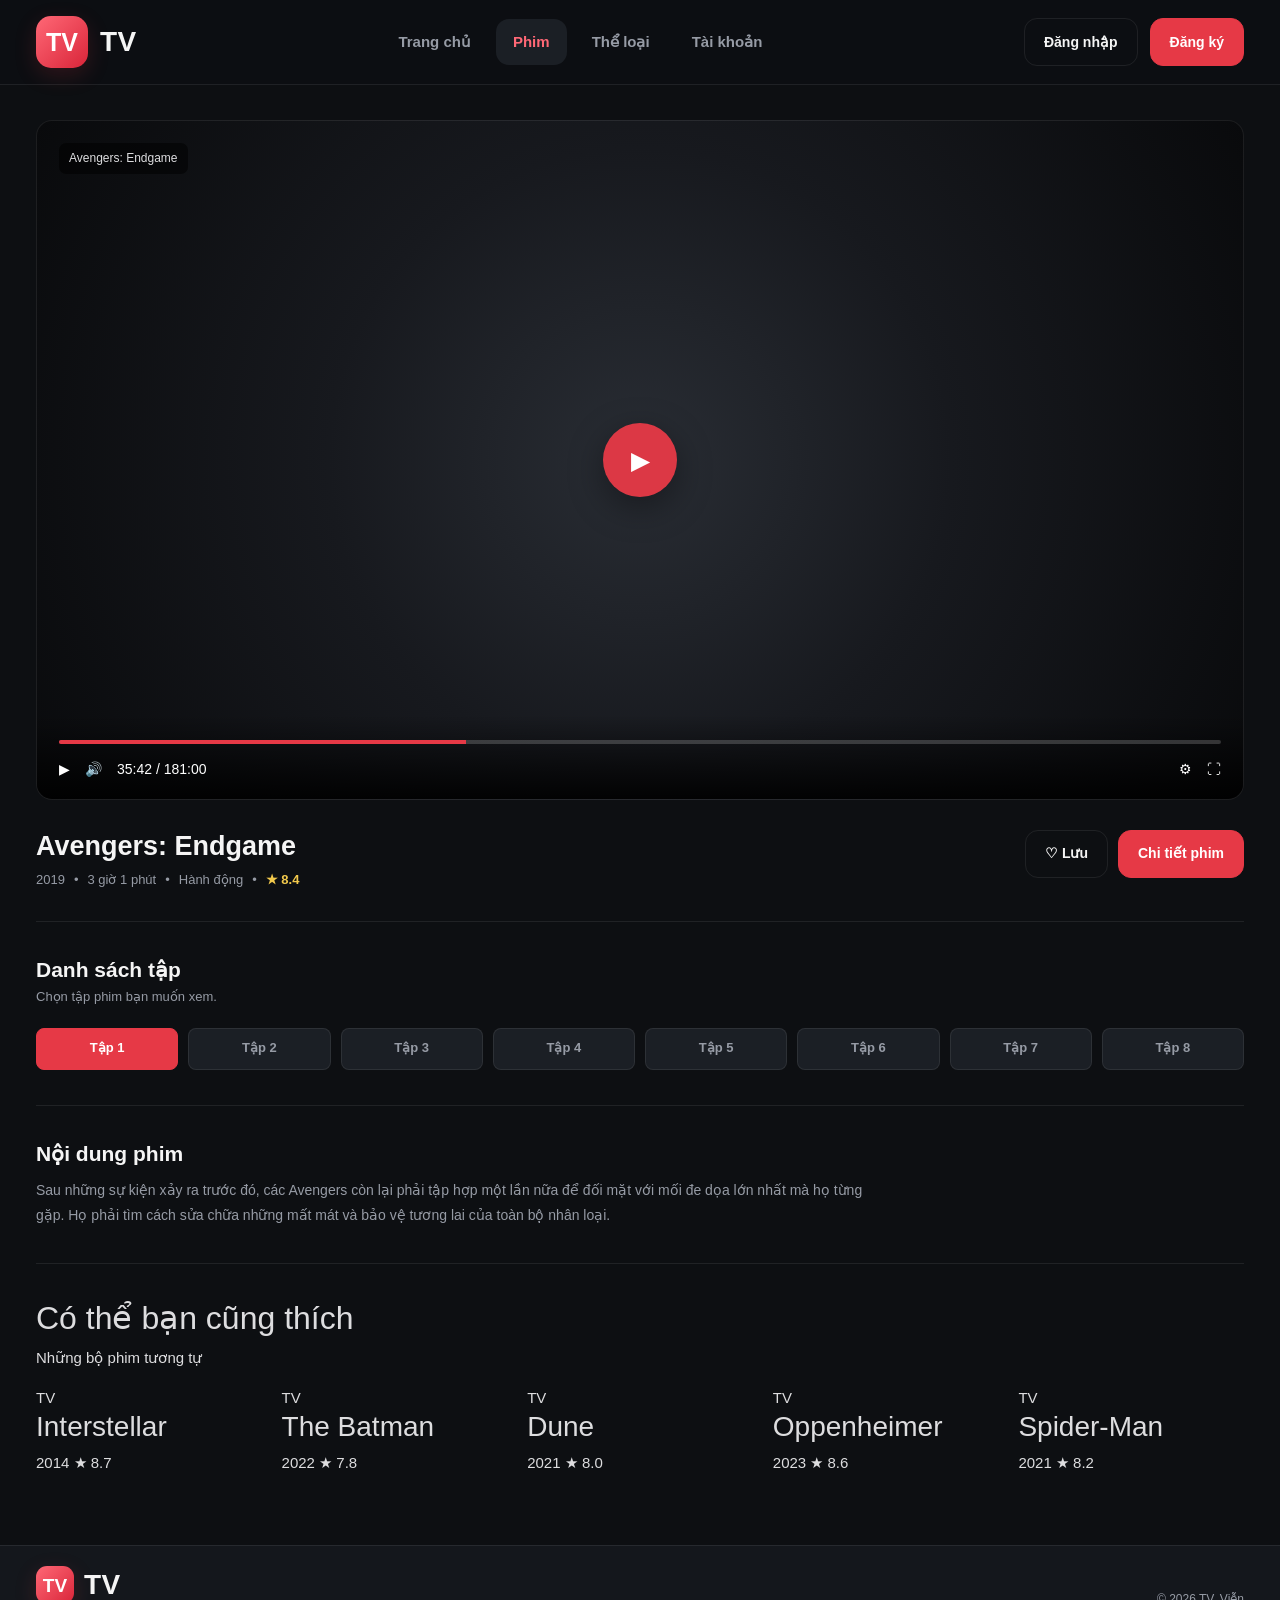
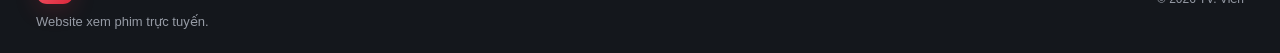
<file: watch.html>
<!DOCTYPE html>
<html lang="vi">

<head>

    <meta charset="UTF-8">
    <meta name="viewport"
          content="width=device-width, initial-scale=1.0">

    <title>TV - Xem Avengers: Endgame</title>

    <link
        href="https://cdn.jsdelivr.net/npm/bootstrap@5.3.8/dist/css/bootstrap.min.css"
        rel="stylesheet"
        integrity="sha384-sRIl4kxILFvY47J16cr9ZwB07vP4J8+LH7qKnuqkuIAvNWLzeN8tE5YBujZqJLB"
        crossorigin="anonymous"
    >

    <link rel="stylesheet" href="css/common.css">
    <link rel="stylesheet" href="css/watch.css">

</head>

<body>


<header class="tv-header">

    <div class="tv-container">

        <div class="tv-header-inner">

            <a href="index.html"
               class="tv-brand">

                <div class="tv-logo">
                    TV
                </div>

                <span class="tv-brand-name">
                    TV
                </span>

            </a>


            <nav class="tv-nav">

                <a href="index.html"
                   class="tv-nav-link">
                    Trang chủ
                </a>

                <a href="movies.html"
                   class="tv-nav-link active">
                    Phim
                </a>

                <a href="categories.html"
                   class="tv-nav-link">
                    Thể loại
                </a>

                <a href="profile.html"
                   class="tv-nav-link">
                    Tài khoản
                </a>

            </nav>


            <div class="tv-header-actions">

                <a href="login.html"
                   class="tv-btn tv-btn-outline">
                    Đăng nhập
                </a>

                <a href="register.html"
                   class="tv-btn tv-btn-red">
                    Đăng ký
                </a>

                <div class="tv-account-menu">

                    <span class="tv-avatar">
                        V
                    </span>

                    <span>
                        Viễn
                    </span>

                </div>

            </div>

        </div>

    </div>

</header>


<main>

    <section class="tv-watch-page">

        <div class="tv-container">


            <!-- VIDEO PLAYER -->

            <div class="tv-watch-player">

                <span class="tv-watch-player-label">
                    Avengers: Endgame
                </span>


                <div class="tv-watch-player-content">

                    <button
                        type="button"
                        class="tv-watch-play">
                        ▶
                    </button>

                </div>


                <div class="tv-watch-controls">

                    <div class="tv-watch-progress">

                        <div class="tv-watch-progress-value">
                        </div>

                    </div>


                    <div class="tv-watch-controls-row">

                        <div class="tv-watch-controls-left">

                            <span class="tv-watch-control">
                                ▶
                            </span>

                            <span class="tv-watch-control">
                                🔊
                            </span>

                            <span class="tv-watch-control">
                                35:42 / 181:00
                            </span>

                        </div>


                        <div class="tv-watch-controls-right">

                            <span class="tv-watch-control">
                                ⚙
                            </span>

                            <span class="tv-watch-control">
                                ⛶
                            </span>

                        </div>

                    </div>

                </div>

            </div>


            <!-- MOVIE INFO -->

            <div class="tv-watch-info">

                <div>

                    <h1 class="tv-watch-title">
                        Avengers: Endgame
                    </h1>

                    <div class="tv-watch-meta">

                        <span>
                            2019
                        </span>

                        <span>•</span>

                        <span>
                            3 giờ 1 phút
                        </span>

                        <span>•</span>

                        <span>
                            Hành động
                        </span>

                        <span>•</span>

                        <span class="tv-watch-rating">
                            ★ 8.4
                        </span>

                    </div>

                </div>


                <div class="tv-watch-actions">

                    <a href="#"
                       class="tv-btn tv-btn-outline">
                        ♡ Lưu
                    </a>

                    <a href="movie-detail.html"
                       class="tv-btn tv-btn-red">
                        Chi tiết phim
                    </a>

                </div>

            </div>


            <!-- EPISODES -->

            <div class="tv-watch-episodes">

                <div class="tv-watch-episodes-header">

                    <h2 class="tv-watch-episodes-title">
                        Danh sách tập
                    </h2>

                    <p class="tv-watch-episodes-description">
                        Chọn tập phim bạn muốn xem.
                    </p>

                </div>


                <div class="tv-watch-episodes-list">

                    <a href="#" class="tv-watch-episode active">
                        Tập 1
                    </a>

                    <a href="#" class="tv-watch-episode">
                        Tập 2
                    </a>

                    <a href="#" class="tv-watch-episode">
                        Tập 3
                    </a>

                    <a href="#" class="tv-watch-episode">
                        Tập 4
                    </a>

                    <a href="#" class="tv-watch-episode">
                        Tập 5
                    </a>

                    <a href="#" class="tv-watch-episode">
                        Tập 6
                    </a>

                    <a href="#" class="tv-watch-episode">
                        Tập 7
                    </a>

                    <a href="#" class="tv-watch-episode">
                        Tập 8
                    </a>

                </div>

            </div>


            <!-- DESCRIPTION -->

            <div class="tv-watch-description">

                <h2 class="tv-watch-description-title">
                    Nội dung phim
                </h2>

                <p class="tv-watch-description-text">
                    Sau những sự kiện xảy ra trước đó, các Avengers
                    còn lại phải tập hợp một lần nữa để đối mặt với
                    mối đe dọa lớn nhất mà họ từng gặp. Họ phải tìm
                    cách sửa chữa những mất mát và bảo vệ tương lai
                    của toàn bộ nhân loại.
                </p>

            </div>


            <!-- RELATED -->

            <div class="tv-watch-related">

                <div class="tv-section-header">

                    <div>

                        <h2 class="tv-section-title">
                            Có thể bạn cũng thích
                        </h2>

                        <p class="tv-section-description">
                            Những bộ phim tương tự
                        </p>

                    </div>

                </div>


                <div class="tv-watch-related-grid">


                    <article class="tv-movie-card">

                        <div class="tv-movie-poster">
                            <span class="tv-movie-poster-label">
                                TV
                            </span>
                        </div>

                        <div class="tv-movie-info">

                            <h3 class="tv-movie-title">
                                Interstellar
                            </h3>

                            <div class="tv-movie-meta">
                                <span>2014</span>
                                <span class="tv-rating">
                                    ★ 8.7
                                </span>
                            </div>

                        </div>

                    </article>


                    <article class="tv-movie-card">

                        <div class="tv-movie-poster">
                            <span class="tv-movie-poster-label">
                                TV
                            </span>
                        </div>

                        <div class="tv-movie-info">

                            <h3 class="tv-movie-title">
                                The Batman
                            </h3>

                            <div class="tv-movie-meta">
                                <span>2022</span>
                                <span class="tv-rating">
                                    ★ 7.8
                                </span>
                            </div>

                        </div>

                    </article>


                    <article class="tv-movie-card">

                        <div class="tv-movie-poster">
                            <span class="tv-movie-poster-label">
                                TV
                            </span>
                        </div>

                        <div class="tv-movie-info">

                            <h3 class="tv-movie-title">
                                Dune
                            </h3>

                            <div class="tv-movie-meta">
                                <span>2021</span>
                                <span class="tv-rating">
                                    ★ 8.0
                                </span>
                            </div>

                        </div>

                    </article>


                    <article class="tv-movie-card">

                        <div class="tv-movie-poster">
                            <span class="tv-movie-poster-label">
                                TV
                            </span>
                        </div>

                        <div class="tv-movie-info">

                            <h3 class="tv-movie-title">
                                Oppenheimer
                            </h3>

                            <div class="tv-movie-meta">
                                <span>2023</span>
                                <span class="tv-rating">
                                    ★ 8.6
                                </span>
                            </div>

                        </div>

                    </article>


                    <article class="tv-movie-card">

                        <div class="tv-movie-poster">
                            <span class="tv-movie-poster-label">
                                TV
                            </span>
                        </div>

                        <div class="tv-movie-info">

                            <h3 class="tv-movie-title">
                                Spider-Man
                            </h3>

                            <div class="tv-movie-meta">
                                <span>2021</span>
                                <span class="tv-rating">
                                    ★ 8.2
                                </span>
                            </div>

                        </div>

                    </article>

                </div>

            </div>

        </div>

    </section>

</main>


<footer class="tv-footer">

    <div class="tv-container">

        <div class="tv-footer-inner">

            <div>

                <div class="tv-footer-brand">

                    <div class="tv-logo">
                        TV
                    </div>

                    <span class="tv-brand-name">
                        TV
                    </span>

                </div>

                <p class="tv-footer-text mt-2 mb-0">
                    Website xem phim trực tuyến.
                </p>

            </div>

            <p class="tv-footer-copy mb-0">
                © 2026 TV. Viễn
            </p>

        </div>

    </div>
<script src="js/auth.js"></script>
</footer>

</body>
</html>
</file>
<file: css/common.css>
/* =========================================
   TV - COMMON CSS
   Dùng chung cho toàn bộ website
   ========================================= */

:root {
    --tv-red: #e63946;
    --tv-red-dark: #c92d3b;
    --tv-red-light: #ff6876;

    --tv-black: #0d0f12;
    --tv-black-soft: #14171c;
    --tv-card: #1b1f25;
    --tv-card-hover: #242931;

    --tv-white: #f5f5f5;
    --tv-text: #dddddf;
    --tv-muted: #969ba5;

    --tv-border: rgba(255, 255, 255, 0.08);
    --tv-radius: 16px;
}

/* Reset */

* {
    box-sizing: border-box;
}

html {
    min-height: 100%;
    scroll-behavior: smooth;
}

body {
    min-width: 320px;
    min-height: 100vh;
    margin: 0;

    display: flex;
    flex-direction: column;

    background: var(--tv-black);
    color: var(--tv-text);

    font-family: Arial, Helvetica, sans-serif;
    font-size: 15px;
    line-height: 1.6;
}

body,
button,
input {
    font-family: Arial, Helvetica, sans-serif;
}

a {
    color: inherit;
    text-decoration: none;
}

a:hover {
    color: var(--tv-white);
}

img {
    display: block;
    max-width: 100%;
}

button,
input {
    font: inherit;
}

main {
    flex: 1;
    min-width: 0;
}

/* Container dùng chung */

.tv-container {
    width: 100%;
    max-width: 1500px;

    margin-right: auto;
    margin-left: auto;

    padding-right: 36px;
    padding-left: 36px;
}

/* =========================================
   HEADER
   ========================================= */

.tv-header {
    position: relative;
    z-index: 100;

    width: 100%;
    min-height: 85px;

    background: rgba(13, 15, 18, 0.97);
    border-bottom: 1px solid var(--tv-border);
}

.tv-header .tv-container {
    max-width: 1500px;
}

.tv-header-inner {
    min-height: 84px;

    display: flex;
    align-items: center;
    justify-content: space-between;

    gap: 28px;
}

/* Logo */

.tv-brand {
    display: inline-flex;
    align-items: center;
    flex-shrink: 0;
    gap: 12px;

    color: var(--tv-white);
}

.tv-brand:hover {
    color: var(--tv-white);
}

.tv-logo {
    width: 52px;
    height: 52px;

    display: flex;
    align-items: center;
    justify-content: center;
    flex-shrink: 0;

    border-radius: 15px;

    background: linear-gradient(
        135deg,
        #ff6876,
        #d92539
    );

    color: #fff;
    font-size: 25px;
    font-weight: 900;
    line-height: 1;

    box-shadow: 0 7px 22px rgba(230, 57, 70, 0.17);
}

.tv-brand-name {
    color: var(--tv-white);
    font-size: 28px;
    font-weight: 900;
    line-height: 1;
    letter-spacing: 0.5px;
}

/* Menu */

.tv-nav {
    display: flex;
    align-items: center;
    justify-content: center;

    gap: 8px;
    margin: 0 auto;
}

.tv-nav-link {
    display: inline-flex;
    align-items: center;
    justify-content: center;

    min-height: 46px;
    padding: 0 17px;

    border-radius: 13px;

    color: var(--tv-muted);
    font-size: 15px;
    font-weight: 700;
    white-space: nowrap;

    transition:
        color 0.2s ease,
        background 0.2s ease;
}

.tv-nav-link:hover {
    background: var(--tv-card);
    color: var(--tv-white);
}

.tv-nav-link.active {
    background: var(--tv-card);
    color: var(--tv-red-light);
}

/* Các nút bên phải header */

.tv-header-actions {
    display: flex;
    align-items: center;
    justify-content: flex-end;
    flex-shrink: 0;

    gap: 12px;
}

.tv-auth-buttons {
    display: flex;
    align-items: center;
    gap: 10px;
}

.tv-btn {
    min-height: 48px;
    padding: 0 19px;

    display: inline-flex;
    align-items: center;
    justify-content: center;
    gap: 8px;

    border: 1px solid transparent;
    border-radius: 13px;

    font-size: 14px;
    font-weight: 800;
    line-height: 1.3;
    text-align: center;
    white-space: nowrap;

    cursor: pointer;

    transition:
        background 0.2s ease,
        border-color 0.2s ease,
        color 0.2s ease,
        transform 0.2s ease;
}

.tv-btn:hover {
    transform: translateY(-1px);
}

.tv-btn-outline {
    border-color: var(--tv-border);
    background: transparent;
    color: var(--tv-white);
}

.tv-btn-outline:hover {
    border-color: rgba(255, 255, 255, 0.2);
    background: var(--tv-card);
    color: #fff;
}

.tv-btn-red,
.tv-btn-primary {
    border-color: var(--tv-red);
    background: var(--tv-red);
    color: #fff;
}

.tv-btn-red:hover,
.tv-btn-primary:hover {
    border-color: var(--tv-red-dark);
    background: var(--tv-red-dark);
    color: #fff;
}

/* Tài khoản sau khi đăng nhập */

.tv-account-menu {
    display: none;
    align-items: center;
    gap: 10px;

    color: var(--tv-white);
    font-size: 14px;
    font-weight: 700;
}

.tv-avatar {
    width: 42px;
    height: 42px;

    display: flex;
    align-items: center;
    justify-content: center;
    flex-shrink: 0;

    border-radius: 50%;
    background: var(--tv-red);

    color: #fff;
    font-size: 16px;
    font-weight: 800;
}

.tv-account-name {
    max-width: 120px;
    overflow: hidden;
    text-overflow: ellipsis;
    white-space: nowrap;
}

/* =========================================
   FOOTER
   ========================================= */

.tv-footer {
    width: 100%;
    margin-top: auto;

    border-top: 1px solid var(--tv-border);
    background: var(--tv-black-soft);
}

.tv-footer-inner {
    min-height: 105px;

    display: flex;
    align-items: center;
    justify-content: space-between;

    gap: 24px;
    padding-top: 20px;
    padding-bottom: 20px;
}

.tv-footer-brand {
    display: inline-flex;
    align-items: center;
    gap: 10px;

    color: var(--tv-white);
    font-size: 23px;
    font-weight: 900;
}

.tv-footer-brand .tv-logo {
    width: 38px;
    height: 38px;
    border-radius: 11px;
    font-size: 19px;
}

.tv-footer-text {
    color: var(--tv-muted);
    font-size: 13px;
}

.tv-footer-copy {
    color: var(--tv-muted);
    font-size: 12px;
    text-align: right;
}

/* =========================================
   RESPONSIVE
   ========================================= */

@media (max-width: 1100px) {
    .tv-container {
        padding-right: 24px;
        padding-left: 24px;
    }

    .tv-header-inner {
        gap: 16px;
    }

    .tv-brand {
        gap: 8px;
    }

    .tv-logo {
        width: 46px;
        height: 46px;
        font-size: 22px;
    }

    .tv-brand-name {
        font-size: 24px;
    }

    .tv-nav {
        gap: 2px;
    }

    .tv-nav-link {
        padding-right: 11px;
        padding-left: 11px;
        font-size: 14px;
    }

    .tv-btn {
        min-height: 44px;
        padding-right: 14px;
        padding-left: 14px;
    }
}

@media (max-width: 800px) {
    .tv-header-inner {
        flex-wrap: wrap;
        justify-content: space-between;
        gap: 12px;
        padding-top: 13px;
        padding-bottom: 13px;
    }

    .tv-nav {
        order: 3;
        width: 100%;
        margin: 0;

        justify-content: flex-start;
        overflow-x: auto;
        padding-bottom: 2px;
    }

    .tv-nav-link {
        min-height: 40px;
        padding-right: 13px;
        padding-left: 13px;
    }

    .tv-header-actions {
        margin-left: auto;
    }

    .tv-header {
        min-height: 0;
    }
}

@media (max-width: 480px) {
    .tv-container {
        padding-right: 15px;
        padding-left: 15px;
    }

    .tv-header-inner {
        gap: 10px;
    }

    .tv-logo {
        width: 40px;
        height: 40px;
        border-radius: 12px;
        font-size: 20px;
    }

    .tv-brand-name {
        font-size: 22px;
    }

    .tv-header-actions,
    .tv-auth-buttons {
        gap: 6px;
    }

    .tv-header-actions .tv-btn {
        min-height: 39px;
        padding-right: 10px;
        padding-left: 10px;
        border-radius: 10px;
        font-size: 12px;
    }

    .tv-nav-link {
        padding-right: 11px;
        padding-left: 11px;
        font-size: 13px;
    }

    .tv-footer-inner {
        align-items: flex-start;
        flex-direction: column;
        gap: 14px;
    }

    .tv-footer-copy {
        text-align: left;
    }
}
</file>
<file: css/home.css>
/* =========================================
   TV - HOME CSS
   Chỉ dành cho index.html
   ========================================= */

/* =========================================
   HERO - PHIM NỔI BẬT
   ========================================= */

.tv-home-hero {
    position: relative;
    isolation: isolate;
    overflow: hidden;

    min-height: 590px;

    display: flex;
    align-items: center;

    padding: 75px 0 85px;

    background:
        radial-gradient(
            ellipse at 82% 45%,
            rgba(230, 57, 70, 0.13),
            transparent 43%
        ),
        linear-gradient(
            110deg,
            #0d0f12 15%,
            #111216 65%,
            #171217 100%
        );
}

.tv-home-hero::before {
    content: "TV";

    position: absolute;
    z-index: -1;

    top: 50%;
    right: 8%;

    transform: translateY(-50%);

    color: rgba(255, 255, 255, 0.035);
    font-size: clamp(230px, 35vw, 520px);
    font-weight: 900;
    line-height: 1;
    letter-spacing: -20px;

    pointer-events: none;
}

.tv-home-hero-content {
    position: relative;
    z-index: 1;

    width: 100%;
    max-width: 650px;
}

/* Nhãn phim nổi bật */

.tv-home-label {
    display: inline-flex;
    align-items: center;

    margin-bottom: 23px;
    padding: 8px 13px;

    border: 1px solid rgba(230, 57, 70, 0.3);
    border-radius: 8px;

    background: rgba(230, 57, 70, 0.1);
    color: var(--tv-red-light);

    font-size: 12px;
    font-weight: 900;
    letter-spacing: 1.1px;
    text-transform: uppercase;
}

/* Tiêu đề phim */

.tv-home-title {
    margin: 0 0 19px;

    color: var(--tv-white);
    font-size: clamp(40px, 5.2vw, 72px);
    font-weight: 900;
    line-height: 1.04;
    letter-spacing: -2px;
    overflow-wrap: anywhere;
}

.tv-home-title span {
    display: block;
    color: var(--tv-red-light);
}

/* Thông tin phim */

.tv-home-meta {
    display: flex;
    align-items: center;
    flex-wrap: wrap;

    gap: 12px;
    margin-bottom: 23px;
}

.tv-home-meta-item {
    color: var(--tv-text);
    font-size: 14px;
    font-weight: 500;
}

.tv-home-meta-item:first-child {
    color: #f2c94c;
}

.tv-home-meta-divider {
    width: 4px;
    height: 4px;

    border-radius: 50%;
    background: var(--tv-muted);
}

/* Mô tả phim */

.tv-home-description {
    max-width: 590px;
    margin: 0 0 28px;

    color: #b0b5bf;
    font-size: 15px;
    line-height: 1.9;
}

/* Nút xem phim */

.tv-home-actions {
    display: flex;
    align-items: center;
    flex-wrap: wrap;

    gap: 12px;
}

.tv-home-watch-btn,
.tv-home-info-btn {
    min-height: 48px;
    padding-right: 22px;
    padding-left: 22px;
}

.tv-home-info-btn {
    background: rgba(13, 15, 18, 0.35);
}

/* =========================================
   CÁC SECTION
   ========================================= */

.tv-section {
    padding: 38px 0;
}

.tv-section + .tv-section {
    padding-top: 25px;
}

.tv-section-header {
    display: flex;
    align-items: flex-end;
    justify-content: space-between;

    gap: 20px;
    margin-bottom: 24px;
}

.tv-section-title {
    margin: 0 0 7px;

    color: var(--tv-white);
    font-size: 24px;
    font-weight: 900;
    line-height: 1.3;
}

.tv-section-description {
    margin: 0;

    color: var(--tv-muted);
    font-size: 13px;
    line-height: 1.6;
}

.tv-section-link {
    flex-shrink: 0;

    color: var(--tv-red-light);
    font-size: 13px;
    font-weight: 700;
}

.tv-section-link:hover {
    color: var(--tv-white);
}

/* =========================================
   THẺ PHIM
   ========================================= */

.tv-home-movie-grid {
    display: grid;
    grid-template-columns: repeat(5, minmax(0, 1fr));

    gap: 20px;
}

.tv-movie-card {
    min-width: 0;
    overflow: hidden;

    border: 1px solid var(--tv-border);
    border-radius: 12px;

    background: var(--tv-card);

    transition:
        transform 0.22s ease,
        border-color 0.22s ease,
        background 0.22s ease;
}

.tv-movie-card:hover {
    transform: translateY(-5px);

    border-color: rgba(230, 57, 70, 0.45);
    background: var(--tv-card-hover);
}

/* Poster */

.tv-movie-poster {
    position: relative;
    overflow: hidden;

    width: 100%;
    aspect-ratio: 2 / 3;

    display: flex;
    align-items: center;
    justify-content: center;

    background:
        radial-gradient(
            circle at 50% 35%,
            rgba(255, 104, 118, 0.2),
            transparent 40%
        ),
        linear-gradient(
            145deg,
            #302027,
            #191a20 60%,
            #101115
        );
}

.tv-movie-poster::before {
    content: "TV";

    color: rgba(255, 255, 255, 0.12);
    font-size: clamp(38px, 5vw, 72px);
    font-weight: 900;
    letter-spacing: -3px;

    transition:
        transform 0.25s ease,
        color 0.25s ease;
}

.tv-movie-card:hover .tv-movie-poster::before {
    transform: scale(1.08);
    color: rgba(255, 255, 255, 0.2);
}

.tv-movie-badge {
    position: absolute;
    top: 10px;
    left: 10px;
    z-index: 1;

    padding: 5px 8px;

    border-radius: 6px;
    background: var(--tv-red);

    color: white;
    font-size: 10px;
    font-weight: 900;
}

.tv-movie-poster-label {
    position: absolute;
    right: 10px;
    bottom: 10px;

    color: rgba(255, 255, 255, 0.55);
    font-size: 11px;
    font-weight: 800;
    letter-spacing: 1px;
}

/* Thông tin phim */

.tv-movie-info {
    padding: 13px 13px 15px;
}

.tv-movie-title {
    display: -webkit-box;
    overflow: hidden;

    min-height: 42px;
    margin: 0 0 10px;

    color: var(--tv-white);
    font-size: 14px;
    font-weight: 800;
    line-height: 1.5;

    -webkit-box-orient: vertical;
   
}

.tv-movie-meta {
    display: flex;
    align-items: center;
    justify-content: space-between;
    flex-wrap: wrap;

    gap: 8px;

    color: var(--tv-muted);
    font-size: 12px;
}

.tv-rating {
    color: #f2c94c;
    font-weight: 800;
}

/* =========================================
   THỂ LOẠI
   ========================================= */

.tv-home-category-grid {
    display: grid;
    grid-template-columns: repeat(4, minmax(0, 1fr));

    gap: 16px;
}

.tv-home-category-card {
    position: relative;
    isolation: isolate;
    overflow: hidden;

    min-height: 155px;

    display: flex;
    align-items: flex-end;

    padding: 23px;

    border: 1px solid var(--tv-border);
    border-radius: 12px;

    background:
        linear-gradient(
            140deg,
            rgba(230, 57, 70, 0.13),
            transparent 75%
        ),
        linear-gradient(
            135deg,
            #252127,
            #191b21
        );

    transition:
        transform 0.2s ease,
        border-color 0.2s ease;
}

.tv-home-category-card::before {
    content: "";

    position: absolute;
    z-index: -1;

    top: -35px;
    right: -25px;

    width: 110px;
    height: 110px;

    border-radius: 50%;
    background: rgba(230, 57, 70, 0.07);
}

.tv-home-category-card:hover {
    transform: translateY(-3px);

    border-color: rgba(230, 57, 70, 0.4);
    color: var(--tv-white);
}

.tv-home-category-content {
    min-width: 0;
}

.tv-home-category-title {
    margin: 0 0 10px;

    color: var(--tv-white);
    font-size: 17px;
    font-weight: 900;
    line-height: 1.4;
}

.tv-home-category-count {
    margin: 0;

    color: var(--tv-muted);
    font-size: 12px;
}

/* =========================================
   KHU VỰC GIỚI THIỆU
   ========================================= */

.tv-home-promo {
    position: relative;
    isolation: isolate;
    overflow: hidden;

    padding: 48px;

    border: 1px solid rgba(230, 57, 70, 0.18);
    border-radius: 18px;

    background:
        radial-gradient(
            circle at 95% 0%,
            rgba(230, 57, 70, 0.18),
            transparent 35%
        ),
        linear-gradient(
            125deg,
            #302027,
            #1b1c22 75%
        );
}

.tv-home-promo::after {
    content: "TV";

    position: absolute;
    z-index: -1;

    top: 50%;
    right: 4%;

    transform: translateY(-50%);

    color: rgba(255, 255, 255, 0.035);
    font-size: clamp(100px, 17vw, 230px);
    font-weight: 900;
    line-height: 1;
}

.tv-home-promo-content {
    max-width: 680px;
}

.tv-home-promo-title {
    margin: 0 0 12px;

    color: var(--tv-white);
    font-size: clamp(24px, 3vw, 34px);
    font-weight: 900;
    line-height: 1.35;
}

.tv-home-promo-text {
    margin: 0 0 24px;

    color: var(--tv-muted);
    font-size: 14px;
    line-height: 1.8;
}

.tv-home-promo .tv-btn {
    min-height: 46px;
}

/* =========================================
   RESPONSIVE - TABLET
   ========================================= */

@media (max-width: 1100px) {
    .tv-home-hero {
        min-height: 510px;
        padding: 65px 0;
    }

    .tv-home-hero-content {
        max-width: 570px;
    }

    .tv-home-movie-grid {
        grid-template-columns: repeat(4, minmax(0, 1fr));
        gap: 16px;
    }

    .tv-home-category-grid {
        grid-template-columns: repeat(2, minmax(0, 1fr));
    }

    .tv-home-promo {
        padding: 38px;
    }
}

/* =========================================
   RESPONSIVE - MOBILE
   ========================================= */

@media (max-width: 767.98px) {
    .tv-home-hero {
        min-height: 0;
        padding: 55px 0 60px;
    }

    .tv-home-hero::before {
        right: -5%;
        font-size: 250px;
        opacity: 0.65;
    }

    .tv-home-hero-content {
        max-width: 100%;
    }

    .tv-home-label {
        margin-bottom: 17px;
    }

    .tv-home-title {
        font-size: clamp(37px, 8vw, 54px);
        letter-spacing: -1px;
    }

    .tv-home-description {
        font-size: 14px;
    }

    .tv-section {
        padding: 28px 0;
    }

    .tv-section + .tv-section {
        padding-top: 18px;
    }

    .tv-section-header {
        align-items: flex-start;
        gap: 12px;
        margin-bottom: 19px;
    }

    .tv-section-title {
        font-size: 21px;
    }

    .tv-section-link {
        padding-top: 5px;
        font-size: 12px;
    }

    .tv-home-movie-grid {
        grid-template-columns: repeat(3, minmax(0, 1fr));
        gap: 13px;
    }

    .tv-movie-info {
        padding: 10px;
    }

    .tv-movie-title {
        font-size: 12px;
    }

    .tv-movie-meta {
        font-size: 11px;
    }

    .tv-home-category-card {
        min-height: 130px;
        padding: 18px;
    }

    .tv-home-category-title {
        font-size: 15px;
    }

    .tv-home-promo {
        padding: 30px 24px;
    }
}

@media (max-width: 480px) {
    .tv-home-hero {
        padding: 42px 0 48px;
    }

    .tv-home-title {
        font-size: 37px;
    }

    .tv-home-meta {
        gap: 8px;
    }

    .tv-home-meta-item {
        font-size: 12px;
    }

    .tv-home-actions {
        align-items: stretch;
        gap: 9px;
    }

    .tv-home-actions .tv-btn {
        flex: 1;
        min-height: 44px;
        padding-right: 12px;
        padding-left: 12px;
        font-size: 12px;
    }

    .tv-section-header {
        flex-wrap: wrap;
    }

    .tv-home-movie-grid {
        grid-template-columns: repeat(2, minmax(0, 1fr));
        gap: 12px;
    }

    .tv-movie-title {
        min-height: 36px;
    }

    .tv-home-category-grid {
        grid-template-columns: 1fr;
        gap: 12px;
    }

    .tv-home-category-card {
        min-height: 110px;
    }

    .tv-home-promo {
        padding: 25px 20px;
    }
}
</file>
<file: css/home-api.css>
/* =========================================
   TV - CSS BỔ SUNG CHO TMDB
   File: css/home-api.css
   ========================================= */

.tv-api-status {
    max-width: 1500px;
    margin: 10px auto;
    padding: 0 36px;
    color: var(--tv-muted, #969ba5);
    font-size: 0.9rem;
}

.tv-api-status.is-error {
    color: var(--tv-red-light, #ff6876);
}

.tv-api-empty {
    color: var(--tv-muted, #969ba5);
    padding: 16px 0;
}

.tv-movie-poster img {
    display: block;
}

@media (max-width: 1100px) {
    .tv-api-status {
        padding-left: 24px;
        padding-right: 24px;
    }
}

@media (max-width: 480px) {
    .tv-api-status {
        padding-left: 15px;
        padding-right: 15px;
    }
}
</file>
<file: css/categories.css>
/* ==============================
   TV - CATEGORIES CSS
   Chỉ dành cho categories.html
   ============================== */

.tv-categories-page {
    padding: 55px 0 75px;
}

/* ==============================
   HEADER
   ============================== */

.tv-categories-header {
    max-width: 700px;
    margin-bottom: 38px;
}

.tv-categories-title {
    margin-bottom: 10px;

    color: var(--tv-white);
    font-size: 36px;
    font-weight: 800;
}

.tv-categories-description {
    margin: 0;

    color: var(--tv-muted);
    font-size: 15px;
}

/* ==============================
   CATEGORY GRID
   ============================== */

.tv-categories-grid {
    display: grid;

    grid-template-columns: repeat(4, 1fr);

    gap: 20px;
}

.tv-category-card {
    position: relative;

    min-height: 190px;

    display: flex;
    align-items: flex-end;

    padding: 24px;

    overflow: hidden;

    border: 1px solid var(--tv-border);
    border-radius: var(--tv-radius);

    background: var(--tv-card);

    transition:
        transform 0.25s ease,
        border-color 0.25s ease,
        background 0.25s ease;
}

.tv-category-card:hover {
    transform: translateY(-5px);

    border-color: rgba(230, 57, 70, 0.4);

    background: var(--tv-card-hover);
}

/* Background decoration */

.tv-category-card::before {
    content: "";

    position: absolute;

    width: 150px;
    height: 150px;

    top: -60px;
    right: -35px;

    border-radius: 50%;

    background: rgba(230, 57, 70, 0.12);

    transition: transform 0.3s ease;
}

.tv-category-card:hover::before {
    transform: scale(1.2);
}

.tv-category-card::after {
    content: "";

    position: absolute;

    width: 90px;
    height: 90px;

    bottom: -40px;
    right: 35px;

    border-radius: 50%;

    background: rgba(255, 255, 255, 0.025);
}

.tv-category-content {
    position: relative;
    z-index: 2;
}

.tv-category-icon {
    width: 44px;
    height: 44px;

    margin-bottom: 16px;

    display: flex;
    align-items: center;
    justify-content: center;

    border-radius: 12px;

    background: rgba(230, 57, 70, 0.12);
    color: var(--tv-red-light);

    font-size: 19px;
    font-weight: 800;
}

.tv-category-title {
    margin-bottom: 4px;

    color: var(--tv-white);

    font-size: 19px;
    font-weight: 800;
}

.tv-category-count {
    margin: 0;

    color: var(--tv-muted);

    font-size: 12px;
}

/* ==============================
   FEATURED CATEGORY
   ============================== */

.tv-categories-featured {
    margin-top: 50px;
    padding: 30px;

    border-radius: var(--tv-radius);

    border: 1px solid rgba(230, 57, 70, 0.18);

    background:
        linear-gradient(
            120deg,
            rgba(230, 57, 70, 0.13),
            rgba(230, 57, 70, 0.02)
        ),
        var(--tv-black-soft);
}

.tv-categories-featured-title {
    margin-bottom: 7px;

    color: var(--tv-white);

    font-size: 24px;
    font-weight: 800;
}

.tv-categories-featured-text {
    margin-bottom: 20px;

    color: var(--tv-muted);

    font-size: 14px;
}

/* ==============================
   RESPONSIVE
   ============================== */

@media (max-width: 991.98px) {

    .tv-categories-grid {
        grid-template-columns: repeat(2, 1fr);
    }
}

@media (max-width: 575.98px) {

    .tv-categories-page {
        padding: 40px 0 55px;
    }

    .tv-categories-title {
        font-size: 29px;
    }

    .tv-categories-grid {
        grid-template-columns: 1fr;
        gap: 14px;
    }

    .tv-category-card {
        min-height: 160px;
    }

    .tv-categories-featured {
        padding: 24px 20px;
    }
}
</file>
<file: css/login.css>
/* =========================================
   TV - LOGIN CSS
   Chỉ áp dụng cho login.html
   Không chỉnh sửa Header, Footer dùng chung
   ========================================= */

/* Khu vực chính */

.tv-login-page {
    flex: 1;
    min-width: 0;

    display: flex;
    align-items: center;
    justify-content: center;

    min-height: 0;
    padding: 36px 16px 44px;

    background: radial-gradient(
        circle at 50% 0%,
        rgba(230, 57, 70, 0.08),
        transparent 45%
    );
}

.tv-login-wrapper {
    width: 100%;
    max-width: 420px;
    margin: 0 auto;
}

/* Thẻ đăng nhập */

.tv-login-card {
    width: 100%;
    padding: 32px;

    border: 1px solid var(--tv-border);
    border-radius: var(--tv-radius);

    background: var(--tv-card);
    box-shadow: 0 16px 40px rgba(0, 0, 0, 0.24);
}

/* Tiêu đề */

.tv-login-header {
    margin-bottom: 26px;
    text-align: center;
}

.tv-login-title {
    margin: 0 0 10px;

    color: var(--tv-white);
    font-size: 25px;
    font-weight: 800;
    line-height: 1.35;
}

.tv-login-subtitle {
    max-width: 320px;
    margin: 0 auto;

    color: var(--tv-muted);
    font-size: 13px;
    line-height: 1.7;
}

/* Các trường nhập */

.tv-login-field {
    margin-bottom: 18px;
}

.tv-login-label {
    display: block;
    margin-bottom: 8px;

    color: var(--tv-text);
    font-size: 13px;
    font-weight: 700;
}

.tv-login-input {
    display: block;
    width: 100%;
    height: 46px;

    padding: 0 13px;

    border: 1px solid var(--tv-border);
    border-radius: 8px;
    outline: none;

    background: var(--tv-black-soft);
    color: var(--tv-white);

    font-family: inherit;
    font-size: 13px;

    box-sizing: border-box;

    transition:
        border-color 0.2s ease,
        box-shadow 0.2s ease;
}

.tv-login-input::placeholder {
    color: #737985;
    opacity: 1;
}

.tv-login-input:focus {
    border-color: var(--tv-red);
    box-shadow: 0 0 0 3px rgba(230, 57, 70, 0.12);
}

.tv-login-input.input-error {
    border-color: var(--tv-red);
}

.tv-login-input.input-success {
    border-color: #4caf70;
}

/* Hiện / ẩn mật khẩu */

.tv-login-password-wrapper {
    position: relative;
    width: 100%;
}

.tv-login-password-wrapper .tv-login-input {
    padding-right: 65px;
}

.tv-login-password-toggle {
    position: absolute;
    top: 50%;
    right: 10px;

    transform: translateY(-50%);

    padding: 6px;
    border: 0;
    border-radius: 5px;

    background: transparent;
    color: var(--tv-muted);

    font-family: inherit;
    font-size: 12px;
    font-weight: 700;

    cursor: pointer;

    transition: color 0.2s ease;
}

.tv-login-password-toggle:hover {
    color: var(--tv-white);
}

.tv-login-password-toggle:focus-visible {
    outline: 2px solid var(--tv-red-light);
    outline-offset: 2px;
}

/* Thông báo lỗi */

.tv-login-error {
    min-height: 0;
    margin-top: 5px;

    color: var(--tv-red-light);
    font-size: 11px;
    line-height: 1.5;
}

/* Thông báo đăng nhập */

.tv-login-success {
    min-height: 0;
    margin: 2px 0 10px;

    color: #63d471;
    text-align: center;
    font-size: 12px;
    line-height: 1.5;
}

/* Nút đăng nhập */

.tv-login-submit {
    display: flex;
    align-items: center;
    justify-content: center;

    width: 100%;
    min-height: 46px;
    margin-top: 5px;
    padding: 11px 16px;

    border: 0;
    border-radius: 8px;

    background: var(--tv-red);
    color: #fff;

    font-family: inherit;
    font-size: 14px;
    font-weight: 800;

    cursor: pointer;

    transition:
        background 0.2s ease,
        transform 0.2s ease;
}

.tv-login-submit:hover {
    background: var(--tv-red-dark);
}

.tv-login-submit:active {
    transform: scale(0.99);
}

.tv-login-submit:focus-visible {
    outline: 2px solid var(--tv-red-light);
    outline-offset: 3px;
}

/* Liên kết đăng ký */

.tv-login-register {
    display: flex;
    align-items: center;
    justify-content: center;
    flex-wrap: wrap;
    gap: 5px;

    margin-top: 22px;

    color: var(--tv-muted);
    font-size: 12px;
    line-height: 1.6;
}

.tv-login-register a {
    color: var(--tv-red-light);
    font-weight: 700;
    text-decoration: none;

    transition: color 0.2s ease;
}

.tv-login-register a:hover {
    color: var(--tv-white);
    text-decoration: underline;
}

/* Máy tính bảng và điện thoại */

@media (max-width: 575.98px) {
    .tv-login-page {
        padding: 26px 15px 32px;
    }

    .tv-login-wrapper {
        max-width: 420px;
    }

    .tv-login-card {
        padding: 26px 21px;
        border-radius: 13px;
    }

    .tv-login-header {
        margin-bottom: 22px;
    }

    .tv-login-title {
        font-size: 23px;
    }

    .tv-login-subtitle {
        font-size: 12px;
    }

    .tv-login-field {
        margin-bottom: 16px;
    }

    .tv-login-register {
        margin-top: 19px;
    }
}

/* Điện thoại màn hình nhỏ */

@media (max-width: 360px) {
    .tv-login-page {
        padding-right: 10px;
        padding-left: 10px;
    }

    .tv-login-card {
        padding: 23px 16px;
    }

    .tv-login-title {
        font-size: 21px;
    }

    .tv-login-input {
        font-size: 12px;
    }
}

/* Màn hình thấp */

@media (max-height: 650px) and (min-width: 576px) {
    .tv-login-page {
        align-items: flex-start;
        padding-top: 22px;
        padding-bottom: 26px;
    }

    .tv-login-card {
        padding-top: 25px;
        padding-bottom: 25px;
    }

    .tv-login-header {
        margin-bottom: 19px;
    }
}


/* Thông báo xác thực từ auth.js */
.tv-login-success.is-error {
    color: var(--tv-red-light);
}

.tv-login-success.is-success {
    color: #63d471;
}

.tv-login-success:not(:empty) {
    margin-top: 10px;
    margin-bottom: 12px;
    overflow-wrap: anywhere;
}
</file>
<file: css/movies.css>
/* ==============================
   TV - MOVIES CSS
   Chỉ dành cho movies.html
   ============================== */

.tv-movies-page {
    padding: 50px 0 70px;
}

/* ==============================
   PAGE HEADER
   ============================== */

.tv-movies-header {
    margin-bottom: 32px;
}

.tv-movies-title {
    margin-bottom: 8px;

    color: var(--tv-white);
    font-size: 34px;
    font-weight: 800;
}

.tv-movies-description {
    margin: 0;

    color: var(--tv-muted);
    font-size: 14px;
}

/* ==============================
   FILTER
   ============================== */

.tv-movies-filter {
    margin-bottom: 35px;
    padding: 22px;

    border: 1px solid var(--tv-border);
    border-radius: var(--tv-radius);

    background: var(--tv-black-soft);
}

.tv-movies-search {
    position: relative;
    margin-bottom: 18px;
}

.tv-movies-search input {
    width: 100%;
    height: 48px;

    padding: 0 18px;

    border: 1px solid var(--tv-border);
    border-radius: 10px;

    outline: none;

    background: var(--tv-card);
    color: var(--tv-white);

    transition: border-color 0.2s ease;
}

.tv-movies-search input::placeholder {
    color: var(--tv-muted);
}

.tv-movies-search input:focus {
    border-color: rgba(230, 57, 70, 0.6);
}

.tv-movies-filter-grid {
    display: grid;

    grid-template-columns:
        1.2fr
        1fr
        1fr
        1fr
        auto;

    gap: 12px;
}

.tv-movies-select {
    width: 100%;
    height: 44px;

    padding: 0 12px;

    border: 1px solid var(--tv-border);
    border-radius: 9px;

    outline: none;

    background: var(--tv-card);
    color: var(--tv-text);

    cursor: pointer;
}

.tv-movies-select:focus {
    border-color: rgba(230, 57, 70, 0.6);
}

.tv-movies-filter-btn {
    min-width: 110px;
}

/* ==============================
   RESULT INFO
   ============================== */

.tv-movies-result {
    margin-bottom: 20px;

    display: flex;
    align-items: center;
    justify-content: space-between;
    gap: 15px;
}

.tv-movies-result-text {
    margin: 0;

    color: var(--tv-muted);
    font-size: 14px;
}

/* ==============================
   MOVIE GRID
   ============================== */

.tv-movies-grid {
    display: grid;

    grid-template-columns: repeat(5, 1fr);

    gap: 20px;
}

/* ==============================
   PAGINATION
   ============================== */

.tv-movies-pagination {
    margin-top: 45px;

    display: flex;
    justify-content: center;
}

.tv-movies-pagination-list {
    display: flex;
    align-items: center;
    gap: 7px;

    margin: 0;
    padding: 0;

    list-style: none;
}

.tv-movies-pagination-link {
    width: 40px;
    height: 40px;

    display: flex;
    align-items: center;
    justify-content: center;

    border: 1px solid var(--tv-border);
    border-radius: 9px;

    background: var(--tv-card);
    color: var(--tv-muted);

    font-size: 13px;
    font-weight: 700;

    transition:
        background 0.2s ease,
        color 0.2s ease,
        border-color 0.2s ease;
}

.tv-movies-pagination-link:hover {
    border-color: rgba(230, 57, 70, 0.4);
    color: var(--tv-white);
}

.tv-movies-pagination-link.active {
    border-color: var(--tv-red);
    background: var(--tv-red);
    color: white;
}

/* ==============================
   RESPONSIVE
   ============================== */

@media (max-width: 1199.98px) {

    .tv-movies-grid {
        grid-template-columns: repeat(4, 1fr);
    }

    .tv-movies-filter-grid {
        grid-template-columns: repeat(2, 1fr);
    }

    .tv-movies-filter-btn {
        width: 100%;
    }
}

@media (max-width: 767.98px) {

    .tv-movies-page {
        padding: 38px 0 55px;
    }

    .tv-movies-title {
        font-size: 28px;
    }

    .tv-movies-filter {
        padding: 16px;
    }

    .tv-movies-filter-grid {
        grid-template-columns: 1fr;
    }

    .tv-movies-grid {
        grid-template-columns: repeat(3, 1fr);
        gap: 14px;
    }
}

@media (max-width: 575.98px) {

    .tv-movies-result {
        align-items: flex-start;
        flex-direction: column;
    }

    .tv-movies-grid {
        grid-template-columns: repeat(2, 1fr);
        gap: 12px;
    }

    .tv-movies-pagination-link {
        width: 36px;
        height: 36px;
    }
}
</file>
<file: css/profile.css>
/* =========================
   PROFILE PAGE
========================= */

.tv-profile-page {
    padding: 40px 0 80px;
    min-height: 70vh;
}

.tv-profile-page,
.tv-profile-page * {
    box-sizing: border-box;
}

.tv-profile-header {
    display: flex;
    align-items: center;
    justify-content: space-between;
    gap: 24px;
    padding: 30px;
    margin-bottom: 30px;
    border-radius: 18px;
    background: linear-gradient(120deg, #e63946, #a91e2b);
    color: #fff;
}

.tv-profile-user {
    display: flex;
    align-items: center;
    gap: 20px;
    min-width: 0;
}

.tv-profile-avatar {
    width: 82px;
    height: 82px;
    flex-shrink: 0;
    display: flex;
    align-items: center;
    justify-content: center;
    border-radius: 50%;
    background: rgba(255, 255, 255, 0.2);
    border: 2px solid rgba(255, 255, 255, 0.6);
    font-size: 2rem;
    font-weight: 700;
}

.tv-profile-user-info {
    min-width: 0;
}

.tv-profile-name {
    margin: 0 0 6px;
    color: #fff;
    font-size: clamp(1.5rem, 3vw, 2rem);
    font-weight: 700;
    overflow-wrap: anywhere;
}

.tv-profile-email {
    margin: 0 0 12px;
    color: rgba(255, 255, 255, 0.85);
    overflow-wrap: anywhere;
}

.tv-profile-member {
    display: inline-block;
    padding: 6px 12px;
    border: 1px solid rgba(255, 255, 255, 0.35);
    border-radius: 20px;
    background: rgba(255, 255, 255, 0.12);
    font-size: 0.85rem;
}

.tv-profile-logout {
    flex-shrink: 0;
    color: #fff;
    border-color: rgba(255, 255, 255, 0.7);
}

.tv-profile-logout:hover {
    color: #e63946;
    background: #fff;
}

/* Các khối nội dung */

.tv-profile-content {
    display: flex;
    flex-direction: column;
    gap: 26px;
}

.tv-profile-section {
    min-width: 0;
    padding: 28px;
    border: 1px solid var(--tv-border, rgba(255,255,255,0.08));
    border-radius: 18px;
    background: var(--tv-card, #1b1f25);
}

.tv-profile-section-header {
    display: flex;
    align-items: center;
    justify-content: space-between;
    gap: 20px;
    margin-bottom: 24px;
}

.tv-profile-heading {
    min-width: 0;
}

.tv-profile-section-title {
    margin: 0 0 8px;
    color: var(--tv-white, #f5f5f5);
    font-size: 1.35rem;
    font-weight: 700;
}

.tv-profile-section-description {
    margin: 0;
    color: var(--tv-muted, #969ba5);
    font-size: 0.95rem;
}

/* Nút và liên kết */

.tv-profile-view-all {
    flex-shrink: 0;
    color: var(--tv-red-light, #ff6876);
    text-decoration: none;
    font-weight: 600;
}

.tv-profile-view-all:hover {
    color: var(--tv-white, #f5f5f5);
}

.tv-profile-edit {
    flex-shrink: 0;
}

.tv-profile-form-actions {
    display: flex;
    flex-wrap: wrap;
    gap: 10px;
    margin-top: 22px;
}

.tv-profile-form-actions[hidden] {
    display: none !important;
}

.tv-profile-message {
    margin: 12px 0 0;
    color: var(--tv-muted, #969ba5);
    font-size: 0.9rem;
}

.tv-profile-message:empty {
    display: none;
}

/* Thông tin cá nhân */

.tv-profile-info-grid {
    display: grid;
    grid-template-columns: repeat(2, minmax(0, 1fr));
    gap: 18px;
}

.tv-profile-info-item {
    display: flex;
    flex-direction: column;
    gap: 9px;
    min-width: 0;
    padding: 18px;
    border: 1px solid var(--tv-border, rgba(255,255,255,0.08));
    border-radius: 12px;
    background: var(--tv-black-soft, #14171c);
}

.tv-profile-info-label {
    color: var(--tv-muted, #969ba5);
    font-size: 0.9rem;
}

.tv-profile-info-value {
    min-width: 0;
    color: var(--tv-white, #f5f5f5);
    font-size: 1rem;
    font-weight: 600;
    overflow-wrap: anywhere;
}

.tv-profile-input {
    width: 100%;
    padding: 0;
    border: 1px solid transparent;
    outline: none;
    background: transparent;
    font-family: inherit;
}

.tv-profile-input:not(:disabled) {
    padding: 9px 10px;
    border-color: var(--tv-border, rgba(255,255,255,0.08));
    border-radius: 8px;
    background: var(--tv-card, #1b1f25);
}

.tv-profile-input:focus-visible {
    border-color: var(--tv-red, #e63946);
}

.tv-profile-status {
    color: #58d68d;
    font-weight: 600;
}

/* Lịch sử xem */

.tv-profile-movie-grid {
    display: grid;
    grid-template-columns: repeat(4, minmax(0, 1fr));
    gap: 18px;
}

.tv-profile-movie-card {
    display: block;
    min-width: 0;
    overflow: hidden;
    border: 1px solid var(--tv-border, rgba(255,255,255,0.08));
    border-radius: 12px;
    background: var(--tv-black-soft, #14171c);
    color: var(--tv-white, #f5f5f5);
    text-decoration: none;
    transition: transform 0.2s ease, border-color 0.2s ease;
}

.tv-profile-movie-card:hover {
    transform: translateY(-4px);
    border-color: var(--tv-red, #e63946);
    color: var(--tv-white, #f5f5f5);
}

.tv-profile-movie-poster {
    min-height: 190px;
    display: flex;
    flex-direction: column;
    align-items: center;
    justify-content: center;
    gap: 5px;
    padding: 15px;
    color: #fff;
    text-align: center;
    font-size: 1.2rem;
    font-weight: 800;
    letter-spacing: 1px;
    overflow-wrap: anywhere;
}

.tv-profile-movie-poster small {
    font-size: 0.8rem;
    letter-spacing: 2px;
}

.tv-poster-avengers {
    background: linear-gradient(145deg, #68242d, #171a22 75%);
}

.tv-poster-interstellar {
    background: linear-gradient(145deg, #17415a, #14171c 75%);
}

.tv-poster-dune {
    background: linear-gradient(145deg, #9b6938, #28201a 75%);
}

.tv-poster-batman {
    background: linear-gradient(145deg, #38404c, #101114 75%);
}

.tv-profile-movie-info {
    padding: 15px;
}

.tv-profile-movie-info h3 {
    margin: 0 0 8px;
    color: var(--tv-white, #f5f5f5);
    font-size: 1rem;
    font-weight: 700;
    line-height: 1.45;
}

.tv-profile-movie-info p {
    margin: 0 0 10px;
    color: var(--tv-muted, #969ba5);
    font-size: 0.85rem;
}

.tv-progress {
    height: 5px;
    overflow: hidden;
    border-radius: 10px;
    background: rgba(255, 255, 255, 0.12);
}

.tv-progress span {
    display: block;
    height: 100%;
    border-radius: inherit;
    background: var(--tv-red, #e63946);
}

/* Phim yêu thích */

.tv-profile-favorites {
    display: flex;
    flex-direction: column;
    gap: 14px;
}

.tv-profile-favorite-item {
    display: flex;
    align-items: center;
    gap: 18px;
    min-width: 0;
    padding: 14px;
    border: 1px solid var(--tv-border, rgba(255,255,255,0.08));
    border-radius: 12px;
    background: var(--tv-black-soft, #14171c);
}

.tv-profile-favorite-poster {
    width: 76px;
    height: 94px;
    flex-shrink: 0;
    display: flex;
    align-items: center;
    justify-content: center;
    padding: 6px;
    border-radius: 8px;
    color: #fff;
    font-size: 0.75rem;
    font-weight: 800;
    text-align: center;
    overflow-wrap: anywhere;
}

.tv-profile-favorite-info {
    flex: 1;
    min-width: 0;
}

.tv-profile-favorite-info h3 {
    margin: 0 0 7px;
    color: var(--tv-white, #f5f5f5);
    font-size: 1rem;
    font-weight: 700;
}

.tv-profile-favorite-info p {
    margin: 0;
    color: var(--tv-muted, #969ba5);
    font-size: 0.9rem;
}

.tv-profile-favorite-button {
    flex-shrink: 0;
    padding: 9px 14px;
    border: 1px solid var(--tv-red, #e63946);
    border-radius: 8px;
    color: var(--tv-white, #f5f5f5);
    text-decoration: none;
    font-size: 0.9rem;
    transition: background 0.2s ease;
}

.tv-profile-favorite-button:hover {
    background: var(--tv-red, #e63946);
    color: #fff;
}

/* Responsive */

@media (max-width: 1100px) {
    .tv-profile-movie-grid {
        grid-template-columns: repeat(2, minmax(0, 1fr));
    }
}

@media (max-width: 768px) {
    .tv-profile-page {
        padding: 28px 0 55px;
    }

    .tv-profile-header {
        align-items: flex-start;
        flex-direction: column;
        padding: 24px;
    }

    .tv-profile-section {
        padding: 22px;
    }

    .tv-profile-info-grid {
        grid-template-columns: 1fr;
    }

    .tv-profile-section-header {
        align-items: flex-start;
    }

    .tv-profile-favorite-item {
        flex-wrap: wrap;
    }

    .tv-profile-favorite-button {
        margin-left: 94px;
    }
}

@media (max-width: 480px) {
    .tv-profile-user {
        align-items: flex-start;
        gap: 14px;
    }

    .tv-profile-avatar {
        width: 58px;
        height: 58px;
        font-size: 1.5rem;
    }

    .tv-profile-section {
        padding: 16px;
    }

    .tv-profile-section-header {
        flex-direction: column;
        gap: 14px;
    }

    .tv-profile-movie-grid {
        grid-template-columns: 1fr;
    }

    .tv-profile-movie-poster {
        min-height: 220px;
    }

    .tv-profile-favorite-poster {
        width: 64px;
        height: 82px;
    }

    .tv-profile-favorite-button {
        margin-left: 0;
    }
}
</file>
<file: css/register.css>
/* =========================================
   TV - REGISTER CSS
   Chỉ dành cho register.html
   Không sửa giao diện các trang khác
   ========================================= */

/* Khung nội dung */

.tv-register-page {
    flex: 1 0 auto;
    width: 100%;
    min-width: 0;

    display: flex;
    align-items: center;
    justify-content: center;

    padding: 38px 20px 44px;

    background:
        radial-gradient(
            ellipse at 50% 0%,
            rgba(230, 57, 70, 0.075),
            transparent 55%
        );
}

.tv-register-wrapper {
    width: 100%;
    max-width: 440px;
    min-width: 0;
    margin: 0 auto;
}

/* Thẻ đăng ký */

.tv-register-card {
    width: 100%;
    padding: 30px 32px;

    border: 1px solid var(--tv-border);
    border-radius: var(--tv-radius);

    background: var(--tv-card);
    box-shadow: 0 16px 42px rgba(0, 0, 0, 0.22);
}

/* Tiêu đề */

.tv-register-header {
    margin-bottom: 24px;
    text-align: center;
}

.tv-register-title {
    margin: 0 0 8px;

    color: var(--tv-white);
    font-size: 27px;
    font-weight: 800;
    line-height: 1.3;
}

.tv-register-subtitle {
    margin: 0;

    color: var(--tv-muted);
    font-size: 13px;
    line-height: 1.6;
}

/* Các trường nhập */

.tv-register-field {
    min-width: 0;
    margin-bottom: 16px;
}

.tv-register-label {
    display: block;
    margin-bottom: 7px;

    color: var(--tv-text);
    font-size: 14px;
    font-weight: 700;
}

.tv-register-input {
    display: block;
    width: 100%;
    height: 46px;
    min-width: 0;
    padding: 0 14px;

    border: 1px solid var(--tv-border);
    border-radius: 10px;
    outline: none;

    background: var(--tv-black-soft);
    color: var(--tv-white);

    font-family: inherit;
    font-size: 14px;
    line-height: normal;

    transition:
        border-color 0.2s ease,
        box-shadow 0.2s ease;
}

.tv-register-input::placeholder {
    color: #737985;
    opacity: 1;
}

.tv-register-input:focus {
    border-color: var(--tv-red);
    box-shadow: 0 0 0 3px rgba(230, 57, 70, 0.12);
}

.tv-register-input.input-error {
    border-color: var(--tv-red);
}

.tv-register-input.input-success {
    border-color: #4caf70;
}

/* Hiện / ẩn mật khẩu */

.tv-register-password-wrapper {
    position: relative;
    width: 100%;
    min-width: 0;
}

.tv-register-password-wrapper .tv-register-input {
    padding-right: 62px;
}

.tv-register-password-toggle {
    position: absolute;
    top: 50%;
    right: 11px;
    transform: translateY(-50%);

    padding: 5px;
    border: 0;
    border-radius: 5px;

    background: transparent;
    color: var(--tv-muted);

    font-family: inherit;
    font-size: 12px;
    font-weight: 700;

    cursor: pointer;
}

.tv-register-password-toggle:hover {
    color: var(--tv-white);
}

.tv-register-password-toggle:focus-visible {
    outline: 2px solid var(--tv-red);
    outline-offset: 2px;
}

/* Thông báo kiểm tra dữ liệu */

.tv-register-error {
    min-height: 0;
    margin-top: 4px;

    color: var(--tv-red-light);
    font-size: 12px;
    line-height: 1.4;
}

.tv-register-error:not(:empty) {
    min-height: 16px;
}

.tv-register-success {
    min-height: 0;
    margin: 2px 0 10px;

    color: #63d471;
    text-align: center;
    font-size: 13px;
    line-height: 1.5;
}

/* Nút đăng ký */

.tv-register-submit {
    display: flex;
    align-items: center;
    justify-content: center;

    width: 100%;
    min-height: 48px;
    margin-top: 5px;
    padding: 10px 16px;

    border: 1px solid var(--tv-red);
    border-radius: 10px;

    background: var(--tv-red);
    color: #fff;

    font-family: inherit;
    font-size: 15px;
    font-weight: 800;
    line-height: 1.4;

    cursor: pointer;

    transition:
        background 0.2s ease,
        border-color 0.2s ease,
        transform 0.2s ease;
}

.tv-register-submit:hover {
    border-color: var(--tv-red-dark);
    background: var(--tv-red-dark);
}

.tv-register-submit:active {
    transform: scale(0.99);
}

.tv-register-submit:focus-visible {
    outline: 2px solid var(--tv-red-light);
    outline-offset: 3px;
}

/* Liên kết đăng nhập */

.tv-register-login {
    display: flex;
    align-items: center;
    justify-content: center;
    flex-wrap: wrap;
    gap: 5px;

    margin-top: 19px;

    color: var(--tv-muted);
    font-size: 13px;
    line-height: 1.5;
}

.tv-register-login a {
    color: var(--tv-red-light);
    font-weight: 700;
}

.tv-register-login a:hover {
    color: var(--tv-white);
    text-decoration: underline;
}

/* Màn hình laptop có chiều cao thấp */

@media (max-height: 760px) and (min-width: 801px) {
    .tv-register-page {
        align-items: flex-start;
        padding-top: 24px;
        padding-bottom: 28px;
    }

    .tv-register-card {
        padding-top: 24px;
        padding-bottom: 24px;
    }

    .tv-register-header {
        margin-bottom: 18px;
    }

    .tv-register-field {
        margin-bottom: 12px;
    }

    .tv-register-input {
        height: 43px;
    }

    .tv-register-submit {
        min-height: 44px;
    }
}

/* Tablet và điện thoại */

@media (max-width: 800px) {
    .tv-register-page {
        padding: 30px 18px 36px;
    }

    .tv-register-wrapper {
        max-width: 430px;
    }
}

@media (max-width: 480px) {
    .tv-register-page {
        padding: 24px 14px 30px;
    }

    .tv-register-card {
        padding: 24px 20px;
        border-radius: 14px;
    }

    .tv-register-title {
        font-size: 24px;
    }

    .tv-register-subtitle {
        font-size: 12px;
    }

    .tv-register-field {
        margin-bottom: 14px;
    }

    .tv-register-input {
        height: 44px;
        font-size: 14px;
    }

    .tv-register-submit {
        min-height: 45px;
    }
}

@media (max-width: 360px) {
    .tv-register-page {
        padding-right: 10px;
        padding-left: 10px;
    }

    .tv-register-card {
        padding: 22px 16px;
    }
}


/* Thông báo xác thực từ auth.js */
.tv-register-success.is-error {
    color: var(--tv-red-light);
}

.tv-register-success.is-success {
    color: #63d471;
}

.tv-register-success:not(:empty) {
    margin-top: 10px;
    margin-bottom: 12px;
    overflow-wrap: anywhere;
}
</file>
<file: css/watch.css>
/* ==============================
   TV - WATCH CSS
   Chỉ dành cho watch.html
   ============================== */

.tv-watch-page {
    padding: 35px 0 70px;
}

/* ==============================
   VIDEO PLAYER
   ============================== */

.tv-watch-player {
    position: relative;

    width: 100%;
    aspect-ratio: 16 / 9;

    overflow: hidden;

    border-radius: 16px;

    background:
        radial-gradient(
            circle at center,
            #292d34 0%,
            #17191e 45%,
            #090a0c 100%
        );

    border: 1px solid var(--tv-border);
}

.tv-watch-player-content {
    position: absolute;
    inset: 0;

    display: flex;
    align-items: center;
    justify-content: center;
}

.tv-watch-play {
    width: 74px;
    height: 74px;

    display: flex;
    align-items: center;
    justify-content: center;

    border: 0;
    border-radius: 50%;

    background: rgba(230, 57, 70, 0.95);
    color: white;

    font-size: 25px;

    box-shadow: 0 10px 35px rgba(0, 0, 0, 0.4);
}

.tv-watch-player-label {
    position: absolute;
    top: 22px;
    left: 22px;

    padding: 6px 10px;

    border-radius: 7px;

    background: rgba(0, 0, 0, 0.55);

    color: var(--tv-text);

    font-size: 12px;
}

/* ==============================
   PLAYER CONTROLS
   ============================== */

.tv-watch-controls {
    position: absolute;
    bottom: 0;
    left: 0;
    right: 0;

    padding: 25px 22px 18px;

    background: linear-gradient(
        to top,
        rgba(0, 0, 0, 0.9),
        rgba(0, 0, 0, 0)
    );
}

.tv-watch-progress {
    width: 100%;
    height: 4px;

    margin-bottom: 14px;

    overflow: hidden;

    border-radius: 10px;

    background: rgba(255, 255, 255, 0.18);
}

.tv-watch-progress-value {
    width: 35%;
    height: 100%;

    background: var(--tv-red);
}

.tv-watch-controls-row {
    display: flex;
    align-items: center;
    justify-content: space-between;
    gap: 20px;
}

.tv-watch-controls-left,
.tv-watch-controls-right {
    display: flex;
    align-items: center;
    gap: 15px;
}

.tv-watch-control {
    color: white;
    font-size: 14px;
}

/* ==============================
   MOVIE INFORMATION
   ============================== */

.tv-watch-info {
    padding: 30px 0;

    display: flex;
    align-items: flex-start;
    justify-content: space-between;

    gap: 30px;

    border-bottom: 1px solid var(--tv-border);
}

.tv-watch-title {
    margin-bottom: 8px;

    color: var(--tv-white);

    font-size: 27px;
    font-weight: 800;
}

.tv-watch-meta {
    display: flex;
    align-items: center;
    flex-wrap: wrap;

    gap: 9px;

    color: var(--tv-muted);

    font-size: 13px;
}

.tv-watch-rating {
    color: #f2c94c;
    font-weight: 800;
}

.tv-watch-actions {
    display: flex;
    gap: 10px;
}

/* ==============================
   EPISODES
   ============================== */

.tv-watch-episodes {
    padding: 35px 0;

    border-bottom: 1px solid var(--tv-border);
}

.tv-watch-episodes-header {
    margin-bottom: 20px;
}

.tv-watch-episodes-title {
    margin-bottom: 5px;

    color: var(--tv-white);

    font-size: 21px;
    font-weight: 800;
}

.tv-watch-episodes-description {
    margin: 0;

    color: var(--tv-muted);

    font-size: 13px;
}

.tv-watch-episodes-list {
    display: grid;

    grid-template-columns: repeat(8, 1fr);

    gap: 10px;
}

.tv-watch-episode {
    min-height: 42px;

    display: flex;
    align-items: center;
    justify-content: center;

    border: 1px solid var(--tv-border);
    border-radius: 8px;

    background: var(--tv-card);

    color: var(--tv-muted);

    font-size: 13px;
    font-weight: 700;

    transition:
        background 0.2s ease,
        border-color 0.2s ease,
        color 0.2s ease;
}

.tv-watch-episode:hover {
    border-color: rgba(230, 57, 70, 0.4);
    color: var(--tv-white);
}

.tv-watch-episode.active {
    border-color: var(--tv-red);
    background: var(--tv-red);
    color: white;
}

/* ==============================
   DESCRIPTION
   ============================== */

.tv-watch-description {
    padding: 35px 0;

    border-bottom: 1px solid var(--tv-border);
}

.tv-watch-description-title {
    margin-bottom: 12px;

    color: var(--tv-white);

    font-size: 21px;
    font-weight: 800;
}

.tv-watch-description-text {
    max-width: 850px;

    margin: 0;

    color: var(--tv-muted);

    font-size: 14px;
    line-height: 1.8;
}

/* ==============================
   RECOMMENDED MOVIES
   ============================== */

.tv-watch-related {
    padding-top: 35px;
}

.tv-watch-related-grid {
    display: grid;

    grid-template-columns: repeat(5, 1fr);

    gap: 20px;
}

/* ==============================
   RESPONSIVE
   ============================== */

@media (max-width: 991.98px) {

    .tv-watch-episodes-list {
        grid-template-columns: repeat(6, 1fr);
    }

    .tv-watch-related-grid {
        grid-template-columns: repeat(4, 1fr);
    }
}

@media (max-width: 767.98px) {

    .tv-watch-page {
        padding-top: 20px;
    }

    .tv-watch-info {
        flex-direction: column;
    }

    .tv-watch-actions {
        width: 100%;
    }

    .tv-watch-episodes-list {
        grid-template-columns: repeat(4, 1fr);
    }

    .tv-watch-related-grid {
        grid-template-columns: repeat(3, 1fr);
    }
}

@media (max-width: 575.98px) {

    .tv-watch-player {
        border-radius: 10px;
    }

    .tv-watch-play {
        width: 58px;
        height: 58px;

        font-size: 19px;
    }

    .tv-watch-controls {
        padding: 20px 12px 12px;
    }

    .tv-watch-title {
        font-size: 22px;
    }

    .tv-watch-episodes-list {
        grid-template-columns: repeat(3, 1fr);
    }

    .tv-watch-related-grid {
        grid-template-columns: repeat(2, 1fr);
        gap: 12px;
    }
}
</file>
